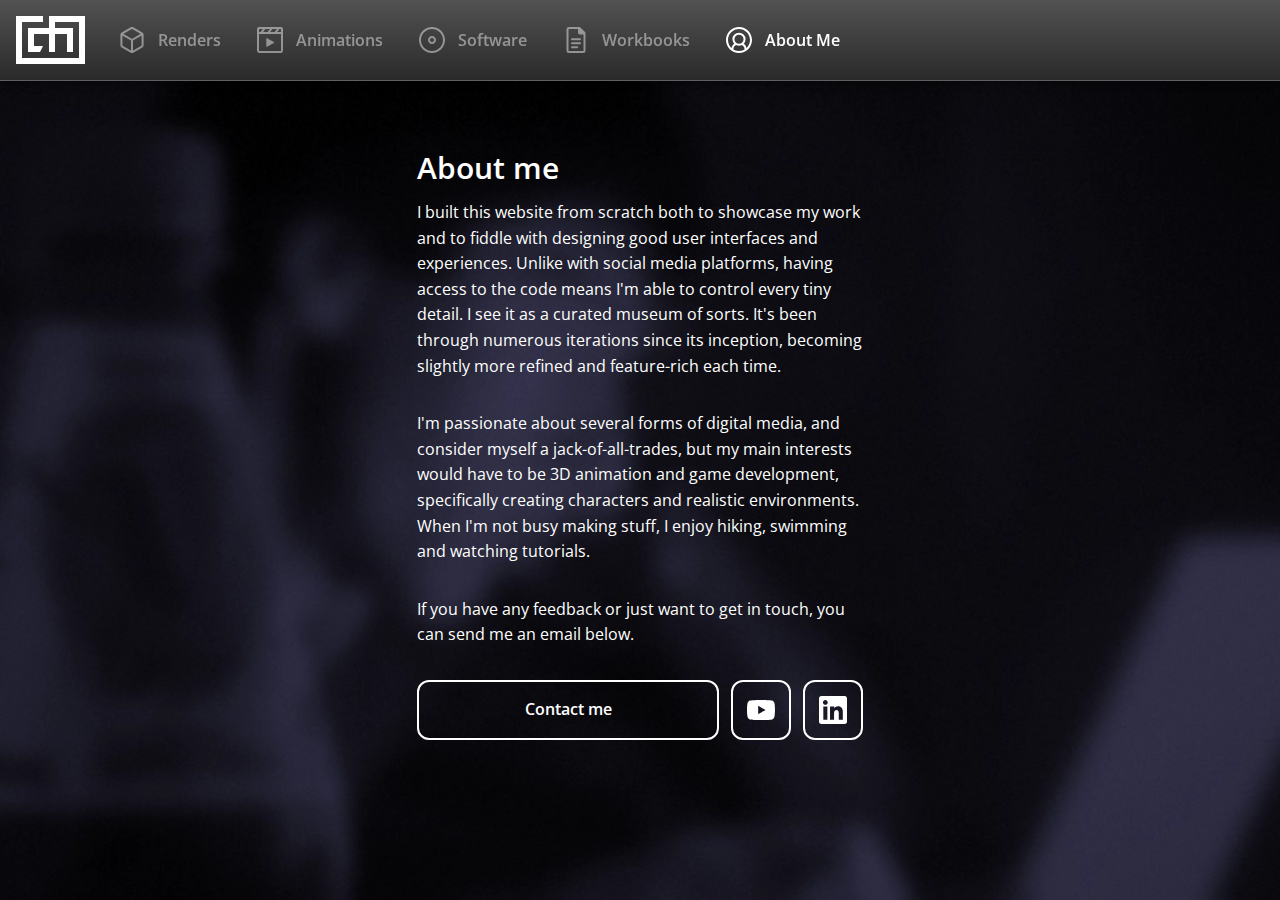
<file: about.html>
<!DOCTYPE html>
<html lang="en">
    <head>
        <title>CALVIN HOGG > About Me</title>
        <meta charset="utf-8">
        <meta name="viewport" content="width=device-width, initial-scale=1">
		<meta name="description" content="Portfolio website for Calvin Hogg, digital media bachelor graduate with a passion for 3D animation.">
        <link rel="stylesheet" href="styles/main.css">
        <link rel="stylesheet" href="styles/navbar.css">
        <link rel="stylesheet" href="styles/modal.css">
        <link rel="stylesheet" href="styles/display.css">
        <link rel="stylesheet" href="styles/display-navbar.css">
        <link rel="stylesheet" href="styles/display-modal.css">
		<link rel="icon" type="image/x-icon" href="assets/favicon.png">
    </head>
    <body style="background-color: #101018;">

		<nav id="navbar">
			<img id="logo" src="assets/logos/calvin.svg"/>
			<a class="navbar-page" href="renders.html">
				<img class="navbar-page-image" src="assets/icons/renders.svg"/>
				<p class="navbar-page-text">Renders</p>
			</a>
			<a class="navbar-page" href="animations.html">
				<img class="navbar-page-image" src="assets/icons/animations.svg"/>
				<p class="navbar-page-text">Animations</p>
			</a>
			<a class="navbar-page" href="software.html">
				<img class="navbar-page-image" src="assets/icons/software.svg"/>
				<p class="navbar-page-text">Software</p>
			</a>
			<a class="navbar-page" href="workbooks.html">
				<img class="navbar-page-image" src="assets/icons/workbooks.svg"/>
				<p class="navbar-page-text">Workbooks</p>
			</a>
			<a class="navbar-pageCurrent" href="about.html">
				<img class="navbar-page-image" src="assets/icons/about.svg"/>
				<p class="navbar-page-text">About Me</p>
			</a>
			<div id="menuButton" onclick="toggleMenu()">
				<img id="menuButton-image" src="assets/icons/menu.svg"/>
			</div>
			<div id="navbar-divider"></div>
        </nav>

		<div id="menu">
			<a class="menu-page" href="renders.html">
				<img class="menu-page-image" src="assets/icons/renders.svg"/>
				<p class="menu-page-text">Renders</p>
			</a>
			<div class="menu-divider"></div>
			<a class="menu-page" href="animations.html">
				<img class="menu-page-image" src="assets/icons/animations.svg"/>
				<p class="menu-page-text">Animations</p>
			</a>
			<div class="menu-divider"></div>
			<a class="menu-page" href="software.html">
				<img class="menu-page-image" src="assets/icons/software.svg"/>
				<p class="menu-page-text">Software</p>
			</a>
			<div class="menu-divider"></div>
			<a class="menu-page" href="workbooks.html">
				<img class="menu-page-image" src="assets/icons/workbooks.svg"/>
				<p class="menu-page-text">Workbooks</p>
			</a>
			<div class="menu-divider"></div>
			<a class="menu-pageCurrent" href="about.html">
				<img class="menu-page-image" src="assets/icons/about.svg"/>
				<p class="menu-page-text">About Me</p>
			</a>
		</div>

		<div id="content" onclick="hideMenu()" class="about-background" style="background-image: url('assets/images/about/background.webp')">

			<div class="about-overlay">
				<p style="font-size: 30px; font-family: var(--semibold); margin-bottom: 0.5rem;">About me</p>
				<p style="margin-bottom: 2rem;">I built this website from scratch both to showcase my work and to fiddle with designing good user interfaces and experiences. Unlike with social media platforms, having access to the code means I'm able to control every tiny detail. I see it as a curated museum of sorts. It's been through numerous iterations since its inception, becoming slightly more refined and feature-rich each time.</p>
				<p style="margin-bottom: 2rem;">I'm passionate about several forms of digital media, and consider myself a jack-of-all-trades, but my main interests would have to be 3D animation and game development, specifically creating characters and realistic environments. When I'm not busy making stuff, I enjoy hiking, swimming and watching tutorials.</p>
				<p style="margin-bottom: 2rem;">If you have any feedback or just want to get in touch, you can send me an email below.</p>
				<div class="about-grid">
					<div class="about-link" data-bs-toggle="modal" data-bs-target="#modal-Contact">
						<p class="about-link-text">Contact me</span>
					</div>
					<a class="about-link" href="https://www.youtube.com/@CalvinHogg" target="_blank">
						<img style="filter: invert(); margin: auto;" src="assets/logos/youtube.svg"/>
					</a>
					<a class="about-link" href="https://nz.linkedin.com/in/calvinhogg2000" target="_blank">
						<img style="filter: invert(); margin: auto;" src="assets/logos/linkedin.svg"/>
					</a>
				</div>
			</div>

		</div>

		<div class="modal standard-modal fade" id="modal-Contact" tabindex="-1">
            <div class="modal-dialog contact-dialog">
				<div class="contact">
					<p class="modal-title" style="margin-bottom: 1rem;">Contact me</p>
					<form method="post" action="contact.php" style="display: flex; flex-direction: column;">
						<p class="modal-label">Name</p>
						<input class="modal-field" type="text" id="Name" name="Name" required>
						<p class="modal-label">Email address</p>
						<input class="modal-field" type="email" id="Email" name="Email" required>
						<p class="modal-label">Message</p>
						<textarea class="modal-field" type="text" id="Message" name="Message" required></textarea>
						<button class="button" style="width: 150px;" type="submit" id="Submit">
							<div class="button-text">
								<p class="button-text1">Send message</p>
							</div>
						</button>
					</form>
                </div>
            </div>
        </div>

		<script src="scripts/jquery-3.7.1.min.js"></script>
		<script src="scripts/bootstrap.bundle.min.js"></script>
		<script src="scripts/main.js"></script>

    </body>
</html>
</file>
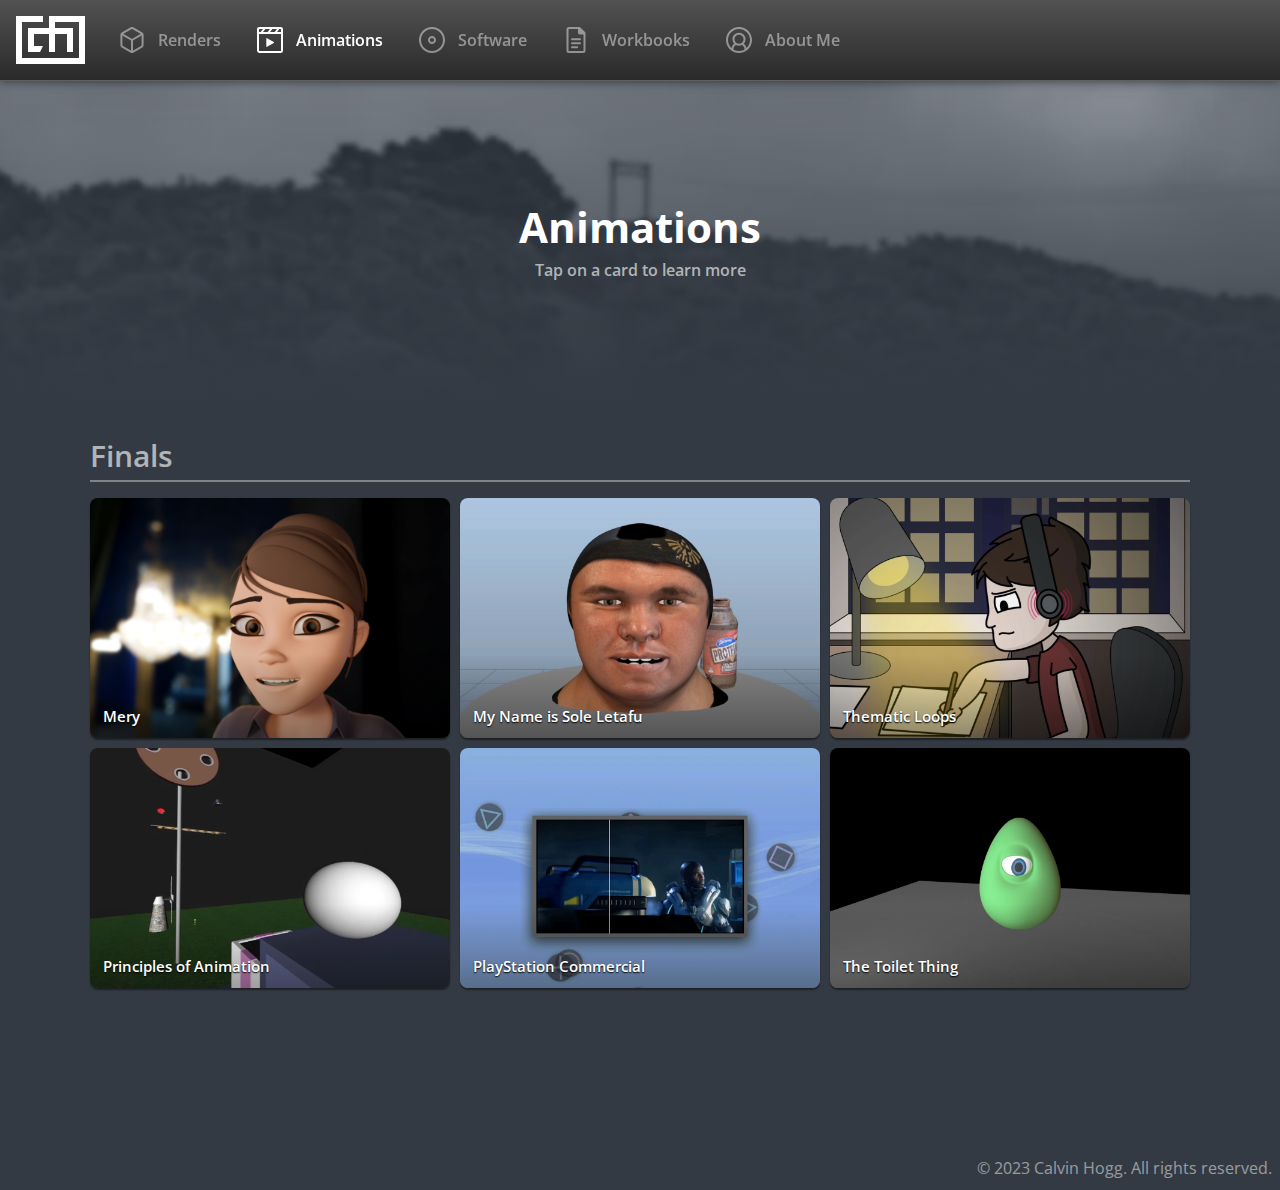
<file: animations.html>
<!DOCTYPE html>
<html lang="en">
    <head>
        <title>CALVIN HOGG > Animations</title>
        <meta charset="utf-8">
        <meta name="viewport" content="width=device-width, initial-scale=1">
		<meta name="description" content="Portfolio website for Calvin Hogg, digital media bachelor graduate with a passion for 3D animation.">
        <link rel="stylesheet" href="styles/main.css">
        <link rel="stylesheet" href="styles/navbar.css">
        <link rel="stylesheet" href="styles/modal.css">
        <link rel="stylesheet" href="styles/display.css">
        <link rel="stylesheet" href="styles/display-navbar.css">
        <link rel="stylesheet" href="styles/display-modal.css">
		<link rel="icon" type="image/x-icon" href="assets/favicon.png">
    </head>
    <body>

		<nav id="navbar">
			<img id="logo" src="assets/logos/calvin.svg"/>
			<a class="navbar-page" href="renders.html">
				<img class="navbar-page-image" src="assets/icons/renders.svg"/>
				<p class="navbar-page-text">Renders</p>
			</a>
			<a class="navbar-pageCurrent" href="animations.html">
				<img class="navbar-page-image" src="assets/icons/animations.svg"/>
				<p class="navbar-page-text">Animations</p>
			</a>
			<a class="navbar-page" href="software.html">
				<img class="navbar-page-image" src="assets/icons/software.svg"/>
				<p class="navbar-page-text">Software</p>
			</a>
			<a class="navbar-page" href="workbooks.html">
				<img class="navbar-page-image" src="assets/icons/workbooks.svg"/>
				<p class="navbar-page-text">Workbooks</p>
			</a>
			<a class="navbar-page" href="about.html">
				<img class="navbar-page-image" src="assets/icons/about.svg"/>
				<p class="navbar-page-text">About Me</p>
			</a>
			<div id="menuButton" onclick="toggleMenu()">
				<img id="menuButton-image" src="assets/icons/menu.svg"/>
			</div>
			<div id="navbar-divider"></div>
        </nav>

		<div id="menu">
			<a class="menu-page" href="renders.html">
				<img class="menu-page-image" src="assets/icons/renders.svg"/>
				<p class="menu-page-text">Renders</p>
			</a>
			<div class="menu-divider"></div>
			<a class="menu-pageCurrent" href="animations.html">
				<img class="menu-page-image" src="assets/icons/animations.svg"/>
				<p class="menu-page-text">Animations</p>
			</a>
			<div class="menu-divider"></div>
			<a class="menu-page" href="software.html">
				<img class="menu-page-image" src="assets/icons/software.svg"/>
				<p class="menu-page-text">Software</p>
			</a>
			<div class="menu-divider"></div>
			<a class="menu-page" href="workbooks.html">
				<img class="menu-page-image" src="assets/icons/workbooks.svg"/>
				<p class="menu-page-text">Workbooks</p>
			</a>
			<div class="menu-divider"></div>
			<a class="menu-page" href="about.html">
				<img class="menu-page-image" src="assets/icons/about.svg"/>
				<p class="menu-page-text">About Me</p>
			</a>
		</div>

		<div id="content" onclick="hideMenu()">

			<div class="banner" style="background-image: url('assets/images/banner.webp');">
	            <div class="banner-gradient">
					<div style="margin: auto;">
						<p class="banner-title">Animations</p>
						<p class="banner-subtitle">Tap on a card to learn more</p>
					</div>
	            </div>
	        </div>

			<section class="section-top section-bottom">
	            <div class="container">
					<p class="section-title">Finals</p>
					<div class="divider"></div>
					<div class="grid">

						<div class="card" data-bs-toggle="modal" data-bs-target="#modal-Mery" style="background-image: url('assets/images/animations/mery/mery.png');">
							<div class="card-glare"></div>
							<div class="card-gradient">
								<p class="card-text">Mery</p>
							</div>
						</div>

						<div class="card" data-bs-toggle="modal" data-bs-target="#modal-Sole" style="background-image: url('assets/images/animations/sole/sole-1.webp');">
							<div class="card-glare"></div>
							<div class="card-gradient">
								<p class="card-text">My Name is Sole Letafu</p>
							</div>
						</div>

						<div class="card" data-bs-toggle="modal" data-bs-target="#modal-Loops" style="background-image: url('assets/images/animations/loops/loops-1.webp');">
							<div class="card-glare"></div>
							<div class="card-gradient">
								<p class="card-text">Thematic Loops</p>
							</div>
						</div>

						<div class="card" data-bs-toggle="modal" data-bs-target="#modal-Principles" style="background-image: url('assets/images/animations/principles/principles-1.webp');">
							<div class="card-glare"></div>
							<div class="card-gradient">
								<p class="card-text">Principles of Animation</p>
							</div>
						</div>

						<div class="card" data-bs-toggle="modal" data-bs-target="#modal-PlayStation" style="background-image: url('assets/images/animations/playstation/playstation-1.webp');">
							<div class="card-glare"></div>
							<div class="card-gradient">
								<p class="card-text">PlayStation Commercial</p>
							</div>
						</div>

						<div class="card" data-bs-toggle="modal" data-bs-target="#modal-Toilet" style="background-image: url('assets/images/animations/toilet/toilet-1.webp');">
							<div class="card-glare"></div>
							<div class="card-gradient">
								<p class="card-text">The Toilet Thing</p>
							</div>
						</div>

	                </div>
	            </div>
	        </section>

	        <div class="footer">
	            <p class="footer-text">&copy; 2023 Calvin Hogg. All rights reserved.</p>
	        </div>

		</div>



		<div class="modal fade" id="modal-Mery" tabindex="-1">
            <div class="modal-dialog standard-dialog">
                <div class="modal-content">
					<div class="modal-section1">
						<p class="modal-title">Mery</p>
                        <p class="modal-subtitle">WORK IN PROGRESS</p>
						<div class="modal-images">
                        	<img class="modal-images-feature" src="assets/images/animations/mery/mery.png"/>
							<div class="modal-images-gallery">
								<img class="modal-images-gallery-thumbnail" src="assets/images/placeholder.svg"/>
								<img class="modal-images-gallery-thumbnail" src="assets/images/placeholder.svg"/>
								<img class="modal-images-gallery-thumbnail" src="assets/images/placeholder.svg"/>
								<img class="modal-images-gallery-thumbnail" src="assets/images/placeholder.svg"/>
								<img class="modal-images-gallery-thumbnail" src="assets/images/placeholder.svg"/>
							</div>
						</div>
                    </div>
					<div class="modal-section2">
                        <p class="modal-header">ABOUT THIS PIECE</p>
						<div class="modal-description">
                            <p>
								Working on a short animation based on real reference footage. Got to start somewhere.
								<br><br>
								Credit goes to www.meryproject.com for the character rig.
								<br><br>
							</p>
						</div>
                    </div>
                </div>
            </div>
        </div>

		<div class="modal fade" id="modal-Sole" tabindex="-1">
            <div class="modal-dialog standard-dialog">
                <div class="modal-content">
					<div class="modal-section1">
						<p class="modal-title">My Name is Sole Letafu</p>
                        <p class="modal-subtitle">April 2022</p>
						<div class="modal-images">
                        	<img class="modal-images-feature" src="assets/images/animations/sole/sole-1.webp"/>
							<div class="modal-images-gallery">
								<img class="modal-images-gallery-thumbnail" src="assets/images/animations/sole/sole-2.webp"/>
								<img class="modal-images-gallery-thumbnail" src="assets/images/animations/sole/sole-3.webp"/>
								<img class="modal-images-gallery-thumbnail" src="assets/images/animations/sole/sole-4.webp"/>
								<img class="modal-images-gallery-thumbnail" src="assets/images/placeholder.svg"/>
								<img class="modal-images-gallery-thumbnail" src="assets/images/placeholder.svg"/>
							</div>
						</div>
                    </div>
					<div class="modal-section2">
                        <p class="modal-header">ABOUT THIS PIECE</p>
						<div class="modal-description">
                            <p>
								While learning photogrammetry, I took several photos of Dylan but didn't tell him what I planned to do with them.
								<br><br>
								I brought the images into RealityCapture, then unwrapped the texture and applied it to the Dylan V1 model. After some basic facial rigging involving blendshapes, I synced this animation to a voice clip and showed the result to the class.
								<br><br>
								The resemblance was incredible, but I don't think this model was blushing enough.
								<br><br>
							</p>
							<a class="button" href="https://www.youtube.com/watch?v=NPkLtsiDiXM" target="_blank">
								<img class="button-icon" src="assets/logos/youtube.svg"/>
								<div class="button-text">
									<p class="button-text1">Watch on YouTube</p>
								</div>
							</a>
						</div>
                    </div>
                </div>
            </div>
        </div>

		<div class="modal fade" id="modal-Loops" tabindex="-1">
            <div class="modal-dialog standard-dialog">
                <div class="modal-content">
					<div class="modal-section1">
						<p class="modal-title">Thematic Loops</p>
                        <p class="modal-subtitle">November 2021</p>
						<div class="modal-images">
                        	<img class="modal-images-feature" src="assets/images/animations/loops/loops-1.webp"/>
							<div class="modal-images-gallery">
								<img class="modal-images-gallery-thumbnail" src="assets/images/animations/loops/loops-2.webp"/>
								<img class="modal-images-gallery-thumbnail" src="assets/images/animations/loops/loops-3.webp"/>
								<img class="modal-images-gallery-thumbnail" src="assets/images/animations/loops/loops-4.webp"/>
								<img class="modal-images-gallery-thumbnail" src="assets/images/animations/loops/loops-5.webp"/>
								<img class="modal-images-gallery-thumbnail" src="assets/images/animations/loops/loops-6.webp"/>
							</div>
						</div>
                    </div>
					<div class="modal-section2">
                        <p class="modal-header">ABOUT THIS PIECE</p>
						<div class="modal-description">
                            <p>
								This project involved creating a series of 9 looping animations that share a calm theme. The assets were created in Adobe Illustrator, then manipulated in Adobe After Effects.
								<br><br>
							</p>
							<a class="button" href="https://www.youtube.com/shorts/q_HFUp8duCU" target="_blank">
								<img class="button-icon" src="assets/logos/youtube.svg"/>
								<div class="button-text">
									<p class="button-text1">Watch on YouTube</p>
								</div>
							</a>
						</div>
                    </div>
                </div>
            </div>
        </div>

		<div class="modal fade" id="modal-Principles" tabindex="-1">
            <div class="modal-dialog standard-dialog">
                <div class="modal-content">
					<div class="modal-section1">
						<p class="modal-title">Principles of Animation</p>
                        <p class="modal-subtitle">September 2018</p>
						<div class="modal-images">
                        	<img class="modal-images-feature" src="assets/images/animations/principles/principles-1.webp"/>
							<div class="modal-images-gallery">
								<img class="modal-images-gallery-thumbnail" src="assets/images/placeholder.svg"/>
								<img class="modal-images-gallery-thumbnail" src="assets/images/placeholder.svg"/>
								<img class="modal-images-gallery-thumbnail" src="assets/images/placeholder.svg"/>
								<img class="modal-images-gallery-thumbnail" src="assets/images/placeholder.svg"/>
								<img class="modal-images-gallery-thumbnail" src="assets/images/placeholder.svg"/>
							</div>
						</div>
                    </div>
					<div class="modal-section2">
                        <p class="modal-header">ABOUT THIS PIECE</p>
						<div class="modal-description">
                            <p>
								This short animation attempts to recreate the 12 principles of animation in a 3D environment.
								<br><br>
							</p>
							<a class="button" href="https://www.youtube.com/watch?v=CG_tYtiKAMw" target="_blank">
								<img class="button-icon" src="assets/logos/youtube.svg"/>
								<div class="button-text">
									<p class="button-text1">Watch on YouTube</p>
								</div>
							</a>
						</div>
                    </div>
                </div>
            </div>
        </div>

		<div class="modal fade" id="modal-PlayStation" tabindex="-1">
            <div class="modal-dialog standard-dialog">
                <div class="modal-content">
					<div class="modal-section1">
						<p class="modal-title">PlayStation Commercial</p>
                        <p class="modal-subtitle">September 2017</p>
						<div class="modal-images">
                        	<img class="modal-images-feature" src="assets/images/animations/playstation/playstation-1.webp"/>
							<div class="modal-images-gallery">
								<img class="modal-images-gallery-thumbnail" src="assets/images/placeholder.svg"/>
								<img class="modal-images-gallery-thumbnail" src="assets/images/placeholder.svg"/>
								<img class="modal-images-gallery-thumbnail" src="assets/images/placeholder.svg"/>
								<img class="modal-images-gallery-thumbnail" src="assets/images/placeholder.svg"/>
								<img class="modal-images-gallery-thumbnail" src="assets/images/placeholder.svg"/>
							</div>
						</div>
                    </div>
					<div class="modal-section2">
                        <p class="modal-header">ABOUT THIS PIECE</p>
						<div class="modal-description">
                            <p>
								This unofficial commercial for the PlayStation 4 makes use of some of the principles of animation.
								<br><br>
							</p>
							<a class="button" href="https://www.youtube.com/watch?v=m24wUcCypDk" target="_blank">
								<img class="button-icon" src="assets/logos/youtube.svg"/>
								<div class="button-text">
									<p class="button-text1">Watch on YouTube</p>
								</div>
							</a>
						</div>
                    </div>
                </div>
            </div>
        </div>

		<div class="modal fade" id="modal-Toilet" tabindex="-1">
            <div class="modal-dialog standard-dialog">
                <div class="modal-content">
					<div class="modal-section1">
						<p class="modal-title">The Toilet Thing</p>
                        <p class="modal-subtitle">July 2017</p>
						<div class="modal-images">
                        	<img class="modal-images-feature" src="assets/images/animations/toilet/toilet-1.webp"/>
							<div class="modal-images-gallery">
								<img class="modal-images-gallery-thumbnail" src="assets/images/placeholder.svg"/>
								<img class="modal-images-gallery-thumbnail" src="assets/images/placeholder.svg"/>
								<img class="modal-images-gallery-thumbnail" src="assets/images/placeholder.svg"/>
								<img class="modal-images-gallery-thumbnail" src="assets/images/placeholder.svg"/>
								<img class="modal-images-gallery-thumbnail" src="assets/images/placeholder.svg"/>
							</div>
						</div>
                    </div>
					<div class="modal-section2">
                        <p class="modal-header">ABOUT THIS PIECE</p>
						<div class="modal-description">
                            <p>
								This animation required finding ways for the character to express itself with limited features.
								<br><br>
							</p>
							<a class="button" href="https://www.youtube.com/watch?v=s-auATt47Mo" target="_blank">
								<img class="button-icon" src="assets/logos/youtube.svg"/>
								<div class="button-text">
									<p class="button-text1">Watch on YouTube</p>
								</div>
							</a>
						</div>
                    </div>
                </div>
            </div>
        </div>

		<script src="scripts/jquery-3.7.1.min.js"></script>
		<script src="scripts/bootstrap.bundle.min.js"></script>
		<script src="scripts/main.js"></script>

    </body>
</html>
</file>
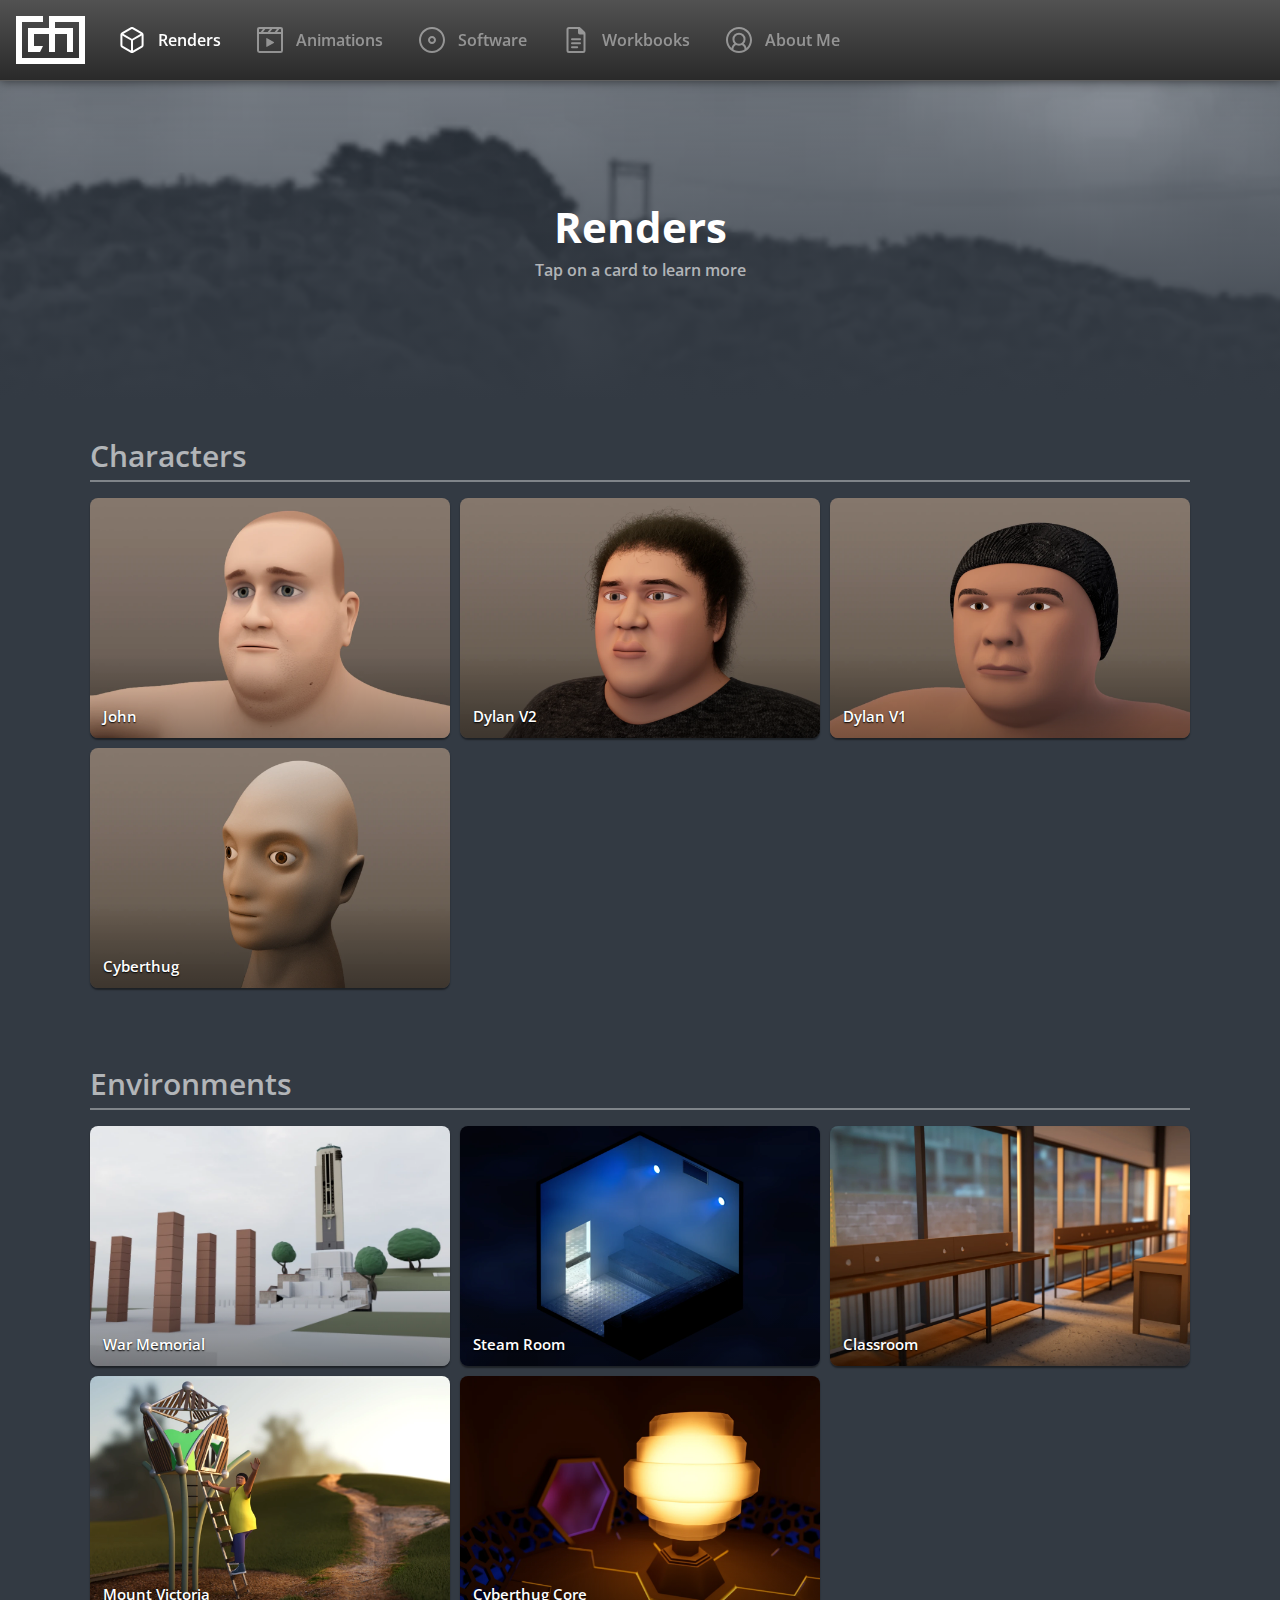
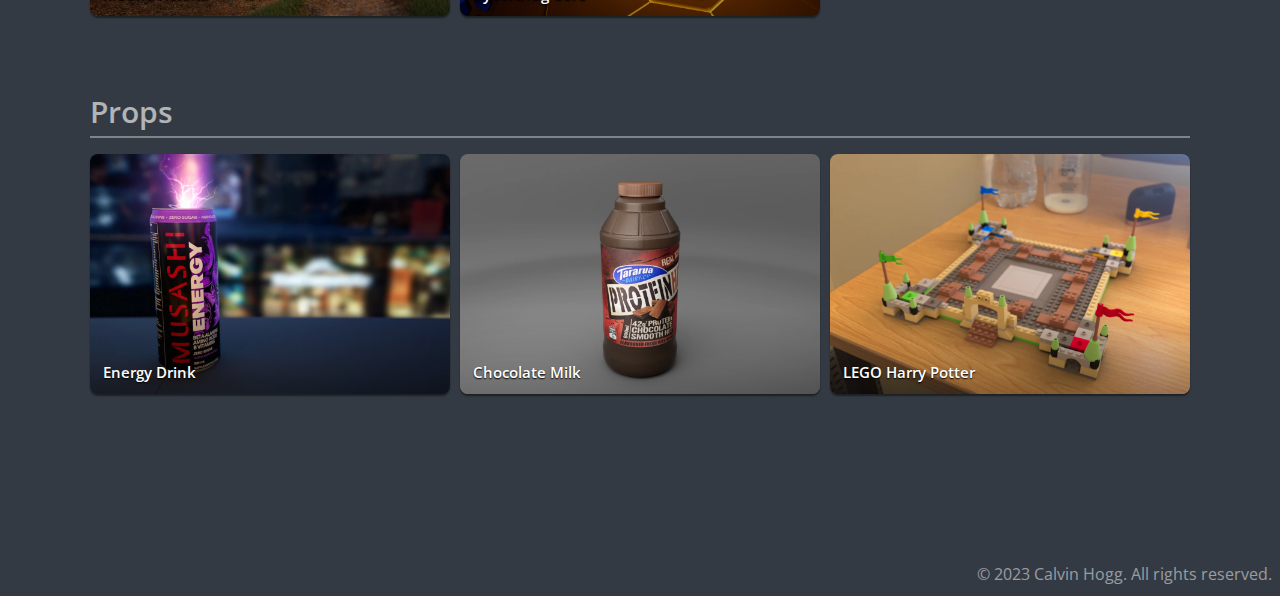
<file: renders.html>
<!DOCTYPE html>
<html lang="en">
    <head>
        <title>CALVIN HOGG > Renders</title>
        <meta charset="utf-8">
        <meta name="viewport" content="width=device-width, initial-scale=1">
		<meta name="description" content="Portfolio website for Calvin Hogg, digital media bachelor graduate with a passion for 3D animation.">
		<link rel="stylesheet" href="styles/main.css">
        <link rel="stylesheet" href="styles/navbar.css">
        <link rel="stylesheet" href="styles/modal.css">
        <link rel="stylesheet" href="styles/display.css">
        <link rel="stylesheet" href="styles/display-navbar.css">
        <link rel="stylesheet" href="styles/display-modal.css">
		<link rel="icon" type="image/x-icon" href="assets/favicon.png">
    </head>
    <body>

		<nav id="navbar">
			<img id="logo" src="assets/logos/calvin.svg"/>
			<a class="navbar-pageCurrent" href="renders.html">
				<img class="navbar-page-image" src="assets/icons/renders.svg"/>
				<p class="navbar-page-text">Renders</p>
			</a>
			<a class="navbar-page" href="animations.html">
				<img class="navbar-page-image" src="assets/icons/animations.svg"/>
				<p class="navbar-page-text">Animations</p>
			</a>
			<a class="navbar-page" href="software.html">
				<img class="navbar-page-image" src="assets/icons/software.svg"/>
				<p class="navbar-page-text">Software</p>
			</a>
			<a class="navbar-page" href="workbooks.html">
				<img class="navbar-page-image" src="assets/icons/workbooks.svg"/>
				<p class="navbar-page-text">Workbooks</p>
			</a>
			<a class="navbar-page" href="about.html">
				<img class="navbar-page-image" src="assets/icons/about.svg"/>
				<p class="navbar-page-text">About Me</p>
			</a>
			<div id="menuButton" onclick="toggleMenu()">
				<img id="menuButton-image" src="assets/icons/menu.svg"/>
			</div>
			<div id="navbar-divider"></div>
        </nav>

		<div id="menu">
			<a class="menu-pageCurrent" href="renders.html">
				<img class="menu-page-image" src="assets/icons/renders.svg"/>
				<p class="menu-page-text">Renders</p>
			</a>
			<div class="menu-divider"></div>
			<a class="menu-page" href="animations.html">
				<img class="menu-page-image" src="assets/icons/animations.svg"/>
				<p class="menu-page-text">Animations</p>
			</a>
			<div class="menu-divider"></div>
			<a class="menu-page" href="software.html">
				<img class="menu-page-image" src="assets/icons/software.svg"/>
				<p class="menu-page-text">Software</p>
			</a>
			<div class="menu-divider"></div>
			<a class="menu-page" href="workbooks.html">
				<img class="menu-page-image" src="assets/icons/workbooks.svg"/>
				<p class="menu-page-text">Workbooks</p>
			</a>
			<div class="menu-divider"></div>
			<a class="menu-page" href="about.html">
				<img class="menu-page-image" src="assets/icons/about.svg"/>
				<p class="menu-page-text">About Me</p>
			</a>
		</div>

		<div id="content" onclick="hideMenu()">

			<div class="banner" style="background-image: url('assets/images/banner.webp');">
	            <div class="banner-gradient">
					<div style="margin: auto;">
						<p class="banner-title">Renders</p>
						<p class="banner-subtitle">Tap on a card to learn more</p>
					</div>
	            </div>
	        </div>

			<section class="section-top">
	            <div class="container">
	                <p class="section-title">Characters</p>
					<div class="divider"></div>
					<div class="grid">

						<div class="card" data-bs-toggle="modal" data-bs-target="#modal-John" style="background-image: url('assets/images/renders/john/john-1.webp');">
							<div class="card-glare"></div>
							<div class="card-gradient">
								<p class="card-text">John</p>
							</div>
						</div>

						<div class="card" data-bs-toggle="modal" data-bs-target="#modal-DylanV2" style="background-image: url('assets/images/renders/dylan2/dylan2-1.webp')";>
							<div class="card-glare"></div>
							<div class="card-gradient">
								<p class="card-text">Dylan V2</p>
							</div>
						</div>

						<div class="card" data-bs-toggle="modal" data-bs-target="#modal-DylanV1" style="background-image: url('assets/images/renders/dylan1/dylan1-1.webp');">
							<div class="card-glare"></div>
							<div class="card-gradient">
								<p class="card-text">Dylan V1</p>
							</div>
						</div>

						<div class="card" data-bs-toggle="modal" data-bs-target="#modal-Cyberthug" style="background-image: url('assets/images/renders/cyberthug/cyberthug-1.webp');">
							<div class="card-glare"></div>
							<div class="card-gradient">
								<p class="card-text">Cyberthug</p>
							</div>
						</div>

	                </div>
	            </div>
	        </section>

			<section>
	            <div class="container">
	                <p class="section-title">Environments</p>
					<div class="divider"></div>
					<div class="grid">

						<div class="card" data-bs-toggle="modal" data-bs-target="#modal-Memorial" style="background-image: url('assets/images/renders/memorial/memorial-1.webp');">
							<div class="card-glare"></div>
							<div class="card-gradient">
								<p class="card-text">War Memorial</p>
							</div>
						</div>

						<div class="card" data-bs-toggle="modal" data-bs-target="#modal-Steam" style="background-image: url('assets/images/renders/steam/steam-1.webp');">
							<div class="card-glare"></div>
							<div class="card-gradient">
								<p class="card-text">Steam Room</p>
							</div>
						</div>

						<div class="card" data-bs-toggle="modal" data-bs-target="#modal-Classroom" style="background-image: url('assets/images/renders/classroom/classroom-1.webp');">
							<div class="card-glare"></div>
							<div class="card-gradient">
								<p class="card-text">Classroom</p>
							</div>
						</div>

						<div class="card" data-bs-toggle="modal" data-bs-target="#modal-Victoria" style="background-image: url('assets/images/renders/victoria/victoria-1.webp');">
							<div class="card-glare"></div>
							<div class="card-gradient">
								<p class="card-text">Mount Victoria</p>
							</div>
						</div>

						<div class="card" data-bs-toggle="modal" data-bs-target="#modal-Core" style="background-image: url('assets/images/renders/core/core-1.webp');">
							<div class="card-glare"></div>
							<div class="card-gradient">
								<p class="card-text">Cyberthug Core</p>
							</div>
						</div>

	                </div>
	            </div>
	        </section>

			<section class="section-bottom">
	            <div class="container">
	                <p class="section-title">Props</p>
					<div class="divider"></div>
					<div class="grid">

						<div class="card" data-bs-toggle="modal" data-bs-target="#modal-Energy" style="background-image: url('assets/images/renders/energy/energy-1.webp');">
							<div class="card-glare"></div>
							<div class="card-gradient">
								<p class="card-text">Energy Drink</p>
							</div>
						</div>

						<div class="card" data-bs-toggle="modal" data-bs-target="#modal-Milk" style="background-image: url('assets/images/renders/milk/milk-1.webp');">
							<div class="card-glare"></div>
							<div class="card-gradient">
								<p class="card-text">Chocolate Milk</p>
							</div>
						</div>

						<div class="card" data-bs-toggle="modal" data-bs-target="#modal-Harry" style="background-image: url('assets/images/renders/harry/harry-1.webp');">
							<div class="card-glare"></div>
							<div class="card-gradient">
								<p class="card-text">LEGO Harry Potter</p>
							</div>
						</div>

	                </div>
	            </div>
	        </section>

	        <div class="footer">
	            <p class="footer-text">&copy; 2023 Calvin Hogg. All rights reserved.</p>
	        </div>

		</div>




		<div class="modal fade" id="modal-John" tabindex="-1">
            <div class="modal-dialog standard-dialog">
                <div class="modal-content">
					<div class="modal-section1">
						<p class="modal-title">John</p>
                        <p class="modal-subtitle">WORK IN PROGRESS</p>
						<div class="modal-images">
                        	<img class="modal-images-feature" src="assets/images/renders/john/john-1.webp"/>
							<div class="modal-images-gallery">
								<img class="modal-images-gallery-thumbnail" src="assets/images/renders/john/john-2.webp"/>
								<img class="modal-images-gallery-thumbnail" src="assets/images/renders/john/john-3.webp"/>
								<img class="modal-images-gallery-thumbnail" src="assets/images/renders/john/john-4.webp"/>
								<img class="modal-images-gallery-thumbnail" src="assets/images/renders/john/john-5.webp"/>
								<img class="modal-images-gallery-thumbnail" src="assets/images/placeholder.svg"/>
							</div>
						</div>
                    </div>
					<div class="modal-section2">
                        <p class="modal-header">ABOUT THIS PIECE</p>
						<div class="modal-description">
                            <p>
								Over the Christmas break, without various school assignments taking up my time, I put more effort into character modelling. I tried to maintain a more consistent level of detail across facial features this time around. The model went through a few different iterations, with me making a list of areas that looked a bit off each time.
								<br><br>
								I used Substance Painter for most of the texturing instead of Photoshop, which allowed me to get a realtime preview of how the model would look. The ears are much better, with the edge flow correctly following the structure, whereas with Dylan V2 they were very primitive and oddly-shaped.
								<br><br>
							</p>
						</div>
                    </div>
                </div>
            </div>
        </div>

		<div class="modal fade" id="modal-DylanV2" tabindex="-1">
            <div class="modal-dialog standard-dialog">
                <div class="modal-content">
					<div class="modal-section1">
						<p class="modal-title">Dylan V2</p>
                        <p class="modal-subtitle">October 2022</p>
						<div class="modal-images">
                        	<img class="modal-images-feature" src="assets/images/renders/dylan2/dylan2-1.webp"/>
							<div class="modal-images-gallery">
								<img class="modal-images-gallery-thumbnail" src="assets/images/renders/dylan2/dylan2-2.webp"/>
								<img class="modal-images-gallery-thumbnail" src="assets/images/renders/dylan2/dylan2-3.webp"/>
								<img class="modal-images-gallery-thumbnail" src="assets/images/renders/dylan2/dylan2-4.webp"/>
								<img class="modal-images-gallery-thumbnail" src="assets/images/renders/dylan2/dylan2-5.webp"/>
								<img class="modal-images-gallery-thumbnail" src="assets/images/renders/dylan2/dylan2-6.webp"/>
							</div>
						</div>
                    </div>
					<div class="modal-section2">
                        <p class="modal-header">ABOUT THIS PIECE</p>
						<div class="modal-description">
                            <p>
								For the second semester's major project, I focused on improving my skills in character modelling. I brought front and side reference images of Dylan into Blender, then sculpted out a sphere to match his head and shoulders.
								<br><br>
								You can see the improvement in the facial features, with noticeably more detail in the eyes and nose. I still had trouble getting the lips looking right though. I learnt that textures can be deceiving, and that I had to reduce the contrast of the eyes considerably in Photoshop to get a satisfying result.
								<br><br>
								I experimented with XGen plugged into a PxrMarschnerHair shader to create Dylan's hair, and Maya's nHair system for the physics.
								<br><br>
							</p>
						</div>
                    </div>
                </div>
            </div>
        </div>

		<div class="modal fade" id="modal-DylanV1" tabindex="-1">
            <div class="modal-dialog standard-dialog">
                <div class="modal-content">
					<div class="modal-section1">
						<p class="modal-title">Dylan V1</p>
                        <p class="modal-subtitle">June 2022</p>
						<div class="modal-images">
                        	<img class="modal-images-feature" src="assets/images/renders/dylan1/dylan1-1.webp"/>
							<div class="modal-images-gallery">
								<img class="modal-images-gallery-thumbnail" src="assets/images/renders/dylan1/dylan1-2.webp"/>
								<img class="modal-images-gallery-thumbnail" src="assets/images/renders/dylan1/dylan1-3.webp"/>
								<img class="modal-images-gallery-thumbnail" src="assets/images/renders/dylan1/dylan1-4.webp"/>
								<img class="modal-images-gallery-thumbnail" src="assets/images/placeholder.svg"/>
								<img class="modal-images-gallery-thumbnail" src="assets/images/placeholder.svg"/>
							</div>
						</div>
                    </div>
					<div class="modal-section2">
                        <p class="modal-header">ABOUT THIS PIECE</p>
						<div class="modal-description">
                            <p>
								This was an attempt at recreating a classmate in 3D, which featured in the Mount Victoria render. I used photogrammetry of his head to create a base mesh, which was then covered in clean geometry.
								<br><br>
							</p>
						</div>
                    </div>
                </div>
            </div>
        </div>

		<div class="modal fade" id="modal-Cyberthug" tabindex="-1">
            <div class="modal-dialog standard-dialog">
                <div class="modal-content">
					<div class="modal-section1">
						<p class="modal-title">Cyberthug</p>
                        <p class="modal-subtitle">January 2022</p>
						<div class="modal-images">
                        	<img class="modal-images-feature" src="assets/images/renders/cyberthug/cyberthug-1.webp"/>
							<div class="modal-images-gallery">
								<img class="modal-images-gallery-thumbnail" src="assets/images/renders/cyberthug/cyberthug-2.webp"/>
								<img class="modal-images-gallery-thumbnail" src="assets/images/renders/cyberthug/cyberthug-3.webp"/>
								<img class="modal-images-gallery-thumbnail" src="assets/images/renders/cyberthug/cyberthug-4.webp"/>
								<img class="modal-images-gallery-thumbnail" src="assets/images/renders/cyberthug/cyberthug-5.webp"/>
								<img class="modal-images-gallery-thumbnail" src="assets/images/placeholder.svg"/>
							</div>
						</div>
                    </div>
					<div class="modal-section2">
                        <p class="modal-header">ABOUT THIS PIECE</p>
						<div class="modal-description">
                            <p>
								This was the first character I modelled, based off the Cyberthug from 2021. Although it's unfinished, I tried to find a balance between making it visually identical to the model and increasing the level of detail. I only got as far as making a "vanilla" model, without all the cyborg modifications.
								<br><br>
							</p>
						</div>
                    </div>
                </div>
            </div>
        </div>

		<div class="modal fade" id="modal-Memorial" tabindex="-1">
            <div class="modal-dialog standard-dialog">
                <div class="modal-content">
					<div class="modal-section1">
						<p class="modal-title">War Memorial</p>
                        <p class="modal-subtitle">WORK IN PROGRESS</p>
						<div class="modal-images">
                        	<img class="modal-images-feature" src="assets/images/renders/memorial/memorial-1.webp"/>
							<div class="modal-images-gallery">
								<img class="modal-images-gallery-thumbnail" src="assets/images/renders/memorial/memorial-2.webp"/>
								<img class="modal-images-gallery-thumbnail" src="assets/images/placeholder.svg"/>
								<img class="modal-images-gallery-thumbnail" src="assets/images/placeholder.svg"/>
								<img class="modal-images-gallery-thumbnail" src="assets/images/placeholder.svg"/>
								<img class="modal-images-gallery-thumbnail" src="assets/images/placeholder.svg"/>
							</div>
						</div>
                    </div>
					<div class="modal-section2">
                        <p class="modal-header">ABOUT THIS PIECE</p>
						<div class="modal-description">
                            <p>
								The war memorial located in the Wellington CBD seemed like an interesting place to recreate. I tried to worry less about getting the measurements exactly right, and focus more on the bigger picture. The horse statue in the foreground was created with photogrammetry, while everything else was modelled by hand.
								<br><br>
							</p>
						</div>
                    </div>
                </div>
            </div>
        </div>

		<div class="modal fade" id="modal-Steam" tabindex="-1">
            <div class="modal-dialog standard-dialog">
                <div class="modal-content">
					<div class="modal-section1">
						<p class="modal-title">Steam Room</p>
                        <p class="modal-subtitle">October 2022</p>
						<div class="modal-images">
                        	<img class="modal-images-feature" src="assets/images/renders/steam/steam-1.webp"/>
							<div class="modal-images-gallery">
								<img class="modal-images-gallery-thumbnail" src="assets/images/renders/steam/steam-2.webp"/>
								<img class="modal-images-gallery-thumbnail" src="assets/images/placeholder.svg"/>
								<img class="modal-images-gallery-thumbnail" src="assets/images/placeholder.svg"/>
								<img class="modal-images-gallery-thumbnail" src="assets/images/placeholder.svg"/>
								<img class="modal-images-gallery-thumbnail" src="assets/images/placeholder.svg"/>
							</div>
						</div>
                    </div>
					<div class="modal-section2">
                        <p class="modal-header">ABOUT THIS PIECE</p>
						<div class="modal-description">
                            <p>
								This was part of a class project involving hexagonal rooms fitted together. This one was a bit rushed, but it makes use of volumetrics to simulate steam, and roughness maps for the foggy glass and wet floor. Given the small area, I focused on making it photorealistic.
								<br><br>
								The environment is based off a real location, and was created entirely from memory.
								<br><br>
							</p>
							<a class="button" href="files/steamroom.zip">
								<img class="button-icon" src="assets/logos/maya.svg"/>
								<div class="button-text">
									<p class="button-text1">Download project files</p>
									<p class="button-text2">5 MB</p>
								</div>
							</a>
						</div>
                    </div>
                </div>
            </div>
        </div>

		<div class="modal fade" id="modal-Classroom" tabindex="-1">
            <div class="modal-dialog standard-dialog">
                <div class="modal-content">
					<div class="modal-section1">
						<p class="modal-title">Classroom</p>
                        <p class="modal-subtitle">August 2022</p>
						<div class="modal-images">
                        	<img class="modal-images-feature" src="assets/images/renders/classroom/classroom-1.webp"/>
							<div class="modal-images-gallery">
								<img class="modal-images-gallery-thumbnail" src="assets/images/renders/classroom/classroom-2.webp"/>
								<img class="modal-images-gallery-thumbnail" src="assets/images/renders/classroom/classroom-3.webp"/>
								<img class="modal-images-gallery-thumbnail" src="assets/images/renders/classroom/classroom-4.webp"/>
								<img class="modal-images-gallery-thumbnail" src="assets/images/renders/classroom/classroom-5.webp"/>
								<img class="modal-images-gallery-thumbnail" src="assets/images/renders/classroom/classroom-6.webp"/>
							</div>
						</div>
                    </div>
					<div class="modal-section2">
                        <p class="modal-header">ABOUT THIS PIECE</p>
						<div class="modal-description">
                            <p>
								After seeing how well Mount Victoria turned out, I decided to recreate a more convenient location. I took a different approach this time, taking note of the dimensions of the scene with a tape measure. The scene extends outside, revealing a carpark and alley.
								<br><br>
								It was interesting (and rather disorienting) to see the project develop as most of the modelling was done in that same room. I had planned to use it for a short film or virtual reality experience.
								<br><br>
							</p>
						</div>
                    </div>
                </div>
            </div>
        </div>

		<div class="modal fade" id="modal-Victoria" tabindex="-1">
            <div class="modal-dialog standard-dialog">
                <div class="modal-content">
					<div class="modal-section1">
						<p class="modal-title">Mount Victoria</p>
                        <p class="modal-subtitle">June 2022</p>
						<div class="modal-images">
                        	<img class="modal-images-feature" src="assets/images/renders/victoria/victoria-1.webp"/>
							<div class="modal-images-gallery">
								<img class="modal-images-gallery-thumbnail" src="assets/images/renders/victoria/victoria-2.webp"/>
								<img class="modal-images-gallery-thumbnail" src="assets/images/renders/victoria/victoria-3.webp"/>
								<img class="modal-images-gallery-thumbnail" src="assets/images/renders/victoria/victoria-4.webp"/>
								<img class="modal-images-gallery-thumbnail" src="assets/images/renders/victoria/victoria-5.webp"/>
								<img class="modal-images-gallery-thumbnail" src="assets/images/placeholder.svg"/>
							</div>
						</div>
                    </div>
					<div class="modal-section2">
                        <p class="modal-header">ABOUT THIS PIECE</p>
						<div class="modal-description">
                            <p>
								This remake of a real location was made using large-scale photogrammetry and involved taking over 1,000 photos. Using the generated model for reference, I then manually recreated everything with clean geometry.
								<br><br>
							</p>
						</div>
                    </div>
                </div>
            </div>
        </div>

		<div class="modal fade" id="modal-Core" tabindex="-1">
            <div class="modal-dialog standard-dialog">
                <div class="modal-content">
					<div class="modal-section1">
						<p class="modal-title">Cyberthug Core</p>
                        <p class="modal-subtitle">November 2021</p>
						<div class="modal-images">
                        	<img class="modal-images-feature" src="assets/images/renders/core/core-1.webp"/>
							<div class="modal-images-gallery">
								<img class="modal-images-gallery-thumbnail" src="assets/images/renders/core/core-2.webp"/>
								<img class="modal-images-gallery-thumbnail" src="assets/images/renders/core/core-3.webp"/>
								<img class="modal-images-gallery-thumbnail" src="assets/images/renders/core/core-4.webp"/>
								<img class="modal-images-gallery-thumbnail" src="assets/images/placeholder.svg"/>
								<img class="modal-images-gallery-thumbnail" src="assets/images/placeholder.svg"/>
							</div>
						</div>
                    </div>
					<div class="modal-section2">
                        <p class="modal-header">ABOUT THIS PIECE</p>
						<div class="modal-description">
                            <p>
								While constructing the physical model of the Cyberthug Core, I used Adobe Illustrator to create the shapes required for lasercutting. This made it easy to create 3D models from these shapes. The point of this render is to show how I imagine the Core to look, as physical lighting methods were limited.
								<br><br>
							</p>
						</div>
                    </div>
                </div>
            </div>
        </div>

		<div class="modal fade" id="modal-Energy" tabindex="-1">
            <div class="modal-dialog standard-dialog">
                <div class="modal-content">
					<div class="modal-section1">
						<p class="modal-title">Energy Drink</p>
                        <p class="modal-subtitle">August 2023</p>
						<div class="modal-images">
                        	<img class="modal-images-feature" src="assets/images/renders/energy/energy-1.webp"/>
							<div class="modal-images-gallery">
								<img class="modal-images-gallery-thumbnail" src="assets/images/renders/energy/energy-2.webp"/>
								<img class="modal-images-gallery-thumbnail" src="assets/images/renders/energy/energy-3.webp"/>
								<img class="modal-images-gallery-thumbnail" src="assets/images/placeholder.svg"/>
								<img class="modal-images-gallery-thumbnail" src="assets/images/placeholder.svg"/>
								<img class="modal-images-gallery-thumbnail" src="assets/images/placeholder.svg"/>
							</div>
						</div>
                    </div>
					<div class="modal-section2">
                        <p class="modal-header">ABOUT THIS PIECE</p>
						<div class="modal-description">
                            <p>
								What a way to start the morning. As with the chocolate milk, I thought about redrawing the label, but decided that it would take a substantial amount of time for little payoff given the 2 hours allocated for this project.
								<br><br>
								A PxrVolume and disk light were used for the purple glow, while the particles and lightning were added in post-production. I made use of vignetting and lens distortion for added realism.
								<br><br>
							</p>
							<a class="button" href="files/energydrink.zip">
								<img class="button-icon" src="assets/logos/maya.svg"/>
								<div class="button-text">
									<p class="button-text1">Download project files</p>
									<p class="button-text2">10 MB</p>
								</div>
							</a>
						</div>
                    </div>
                </div>
            </div>
        </div>

		<div class="modal fade" id="modal-Milk" tabindex="-1">
            <div class="modal-dialog standard-dialog">
                <div class="modal-content">
					<div class="modal-section1">
						<p class="modal-title">Chocolate Milk</p>
                        <p class="modal-subtitle">August 2023</p>
						<div class="modal-images">
                        	<img class="modal-images-feature" src="assets/images/renders/milk/milk-1.webp"/>
							<div class="modal-images-gallery">
								<img class="modal-images-gallery-thumbnail" src="assets/images/renders/milk/milk-2.webp"/>
								<img class="modal-images-gallery-thumbnail" src="assets/images/renders/milk/milk-3.webp"/>
								<img class="modal-images-gallery-thumbnail" src="assets/images/renders/milk/milk-4.webp"/>
								<img class="modal-images-gallery-thumbnail" src="assets/images/placeholder.svg"/>
								<img class="modal-images-gallery-thumbnail" src="assets/images/placeholder.svg"/>
							</div>
						</div>
                    </div>
					<div class="modal-section2">
                        <p class="modal-header">ABOUT THIS PIECE</p>
						<div class="modal-description">
                            <p>
								This simple prop was made in just 2 hours. It was an experiment in fine-tuning specular and subsurface settings to match how it would look in the real world. If you look closely you can see the bottom of the lid is darker than the top, as it is covering the bottle and allowing less light to pass through.
								<br><br>
							</p>
							<a class="button" href="files/chocolatemilk.zip">
								<img class="button-icon" src="assets/logos/maya.svg"/>
								<div class="button-text">
									<p class="button-text1">Download project files</p>
									<p class="button-text2">4 MB</p>
								</div>
							</a>
						</div>
                    </div>
                </div>
            </div>
        </div>

		<div class="modal fade" id="modal-Harry" tabindex="-1">
            <div class="modal-dialog standard-dialog">
                <div class="modal-content">
					<div class="modal-section1">
						<p class="modal-title">LEGO Harry Potter</p>
                        <p class="modal-subtitle">October 2022</p>
						<div class="modal-images">
                        	<img class="modal-images-feature" src="assets/images/renders/harry/harry-1.webp"/>
							<div class="modal-images-gallery">
								<img class="modal-images-gallery-thumbnail" src="assets/images/renders/harry/harry-2.webp"/>
								<img class="modal-images-gallery-thumbnail" src="assets/images/renders/harry/harry-3.webp"/>
								<img class="modal-images-gallery-thumbnail" src="assets/images/placeholder.svg"/>
								<img class="modal-images-gallery-thumbnail" src="assets/images/placeholder.svg"/>
								<img class="modal-images-gallery-thumbnail" src="assets/images/placeholder.svg"/>
							</div>
						</div>
                    </div>
					<div class="modal-section2">
                        <p class="modal-header">ABOUT THIS PIECE</p>
						<div class="modal-description">
                            <p>
								This project involved recreating specific LEGO pieces from a chosen set, then fitting them together as you would in real life. I experimented with compositing it over a photo I took, taking into consideration light sources, viewing angles and depth-of-field.
								<br><br>
							</p>
							<a class="button" href="files/harrypotter.zip">
								<img class="button-icon" src="assets/logos/maya.svg"/>
								<div class="button-text">
									<p class="button-text1">Download project files</p>
									<p class="button-text2">7 MB</p>
								</div>
							</a>
						</div>
                    </div>
                </div>
            </div>
        </div>

		<script src="scripts/jquery-3.7.1.min.js"></script>
		<script src="scripts/bootstrap.bundle.min.js"></script>
		<script src="scripts/main.js"></script>

    </body>
</html>
</file>
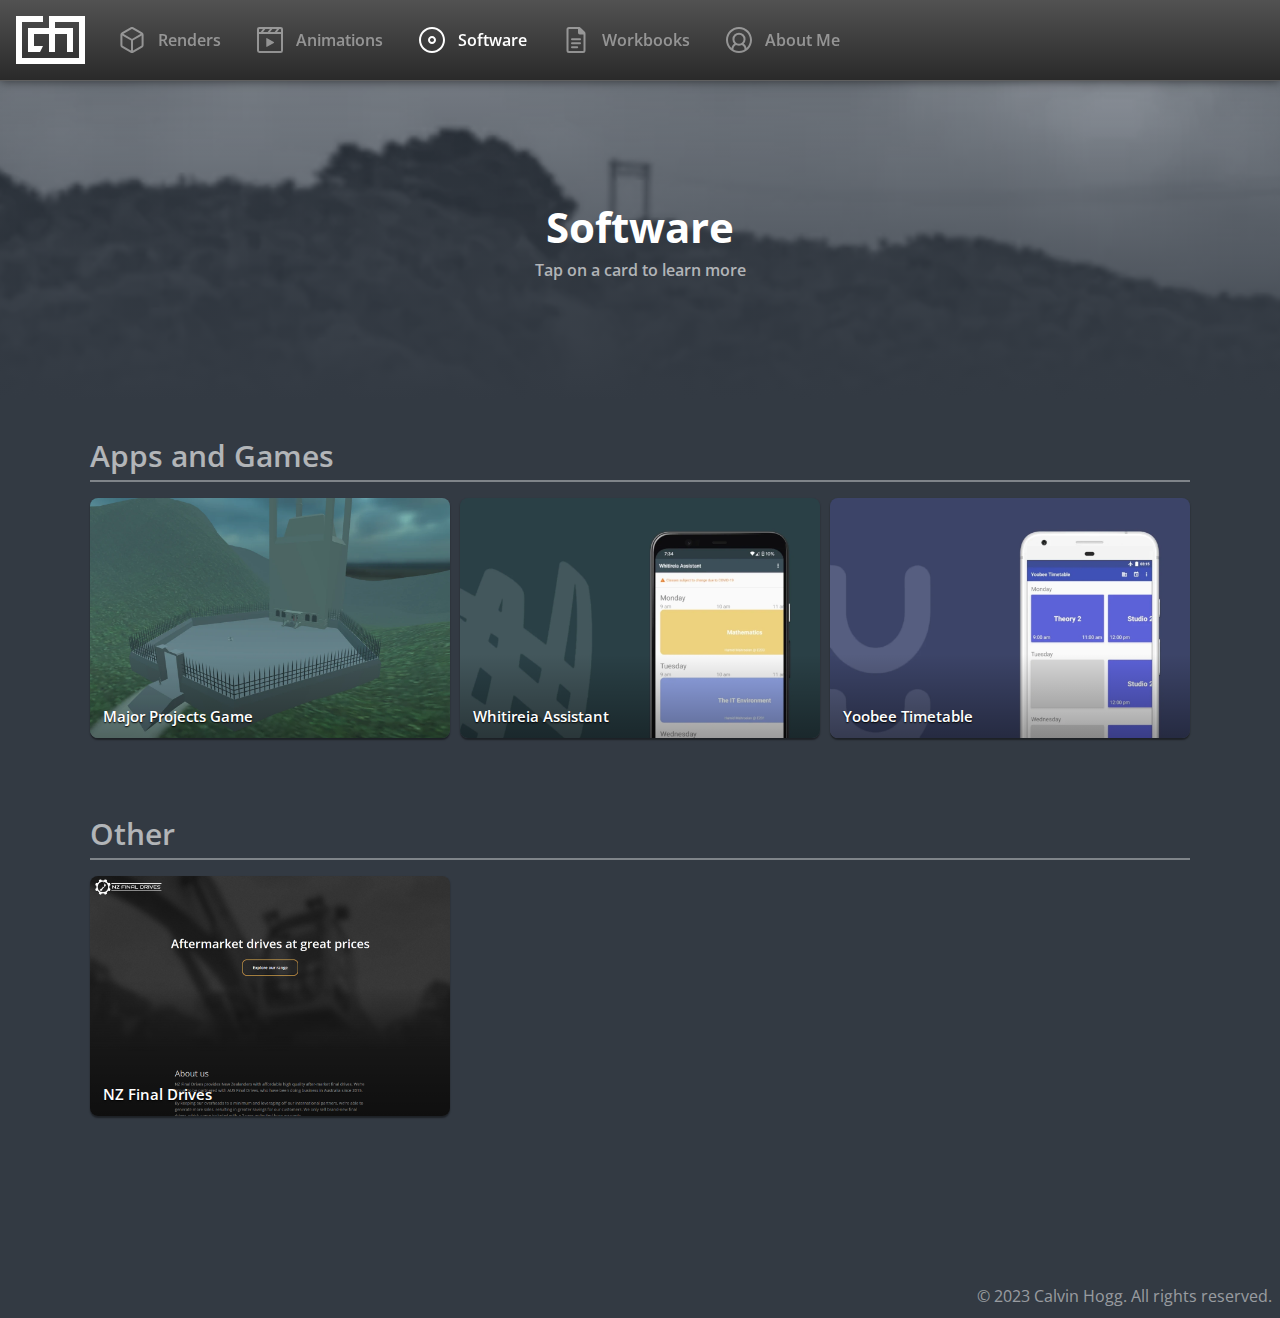
<file: software.html>
<!DOCTYPE html>
<html lang="en">
    <head>
        <title>CALVIN HOGG > Software</title>
        <meta charset="utf-8">
        <meta name="viewport" content="width=device-width, initial-scale=1">
		<meta name="description" content="Portfolio website for Calvin Hogg, digital media bachelor graduate with a passion for 3D animation.">
        <link rel="stylesheet" href="styles/main.css">
        <link rel="stylesheet" href="styles/navbar.css">
        <link rel="stylesheet" href="styles/modal.css">
        <link rel="stylesheet" href="styles/display.css">
        <link rel="stylesheet" href="styles/display-navbar.css">
        <link rel="stylesheet" href="styles/display-modal.css">
		<link rel="icon" type="image/x-icon" href="assets/favicon.png">
    </head>
    <body>

		<nav id="navbar">
			<img id="logo" src="assets/logos/calvin.svg"/>
			<a class="navbar-page" href="renders.html">
				<img class="navbar-page-image" src="assets/icons/renders.svg"/>
				<p class="navbar-page-text">Renders</p>
			</a>
			<a class="navbar-page" href="animations.html">
				<img class="navbar-page-image" src="assets/icons/animations.svg"/>
				<p class="navbar-page-text">Animations</p>
			</a>
			<a class="navbar-pageCurrent" href="software.html">
				<img class="navbar-page-image" src="assets/icons/software.svg"/>
				<p class="navbar-page-text">Software</p>
			</a>
			<a class="navbar-page" href="workbooks.html">
				<img class="navbar-page-image" src="assets/icons/workbooks.svg"/>
				<p class="navbar-page-text">Workbooks</p>
			</a>
			<a class="navbar-page" href="about.html">
				<img class="navbar-page-image" src="assets/icons/about.svg"/>
				<p class="navbar-page-text">About Me</p>
			</a>
			<div id="menuButton" onclick="toggleMenu()">
				<img id="menuButton-image" src="assets/icons/menu.svg"/>
			</div>
			<div id="navbar-divider"></div>
        </nav>

		<div id="menu">
			<a class="menu-page" href="renders.html">
				<img class="menu-page-image" src="assets/icons/renders.svg"/>
				<p class="menu-page-text">Renders</p>
			</a>
			<div class="menu-divider"></div>
			<a class="menu-page" href="animations.html">
				<img class="menu-page-image" src="assets/icons/animations.svg"/>
				<p class="menu-page-text">Animations</p>
			</a>
			<div class="menu-divider"></div>
			<a class="menu-pageCurrent" href="software.html">
				<img class="menu-page-image" src="assets/icons/software.svg"/>
				<p class="menu-page-text">Software</p>
			</a>
			<div class="menu-divider"></div>
			<a class="menu-page" href="workbooks.html">
				<img class="menu-page-image" src="assets/icons/workbooks.svg"/>
				<p class="menu-page-text">Workbooks</p>
			</a>
			<div class="menu-divider"></div>
			<a class="menu-page" href="about.html">
				<img class="menu-page-image" src="assets/icons/about.svg"/>
				<p class="menu-page-text">About Me</p>
			</a>
		</div>

		<div id="content" onclick="hideMenu()">

			<div class="banner" style="background-image: url('assets/images/banner.webp');">
	            <div class="banner-gradient">
					<div style="margin: auto;">
						<p class="banner-title">Software</p>
						<p class="banner-subtitle">Tap on a card to learn more</p>
					</div>
	            </div>
	        </div>

			<section class="section-top">
	            <div class="container">
	                <p class="section-title">Apps and Games</p>
					<div class="divider"></div>
					<div class="grid">

						<div class="card" data-bs-toggle="modal" data-bs-target="#modal-Game" style="background-image: url('assets/images/software/game/game-1.webp');">
							<div class="card-glare"></div>
							<div class="card-gradient">
								<p class="card-text">Major Projects Game</p>
							</div>
						</div>

						<div class="card" data-bs-toggle="modal" data-bs-target="#modal-Whitireia" style="background-image: url('assets/images/software/whitireia/whitireia-1.webp');">
							<div class="card-glare"></div>
							<div class="card-gradient">
								<p class="card-text">Whitireia Assistant</p>
							</div>
						</div>

						<div class="card" data-bs-toggle="modal" data-bs-target="#modal-Yoobee" style="background-image: url('assets/images/software/yoobee/yoobee-1.webp');">
							<div class="card-glare"></div>
							<div class="card-gradient">
								<p class="card-text">Yoobee Timetable</p>
							</div>
						</div>

	                </div>
	            </div>
	        </section>

			<section class="section-bottom">
	            <div class="container">
	                <p class="section-title">Other</p>
					<div class="divider"></div>
					<div class="grid">

						<div class="card" data-bs-toggle="modal" data-bs-target="#modal-FinalDrives" style="background-image: url('assets/images/software/finaldrives/finaldrives-1.png');">
							<div class="card-glare"></div>
							<div class="card-gradient">
								<p class="card-text">NZ Final Drives</p>
							</div>
						</div>

	                </div>
	            </div>
	        </section>

	        <div class="footer">
	            <p class="footer-text">&copy; 2023 Calvin Hogg. All rights reserved.</p>
	        </div>

		</div>

		<div class="modal fade" id="modal-Game" tabindex="-1">
            <div class="modal-dialog standard-dialog">
                <div class="modal-content">
					<div class="modal-section1">
						<p class="modal-title">Major Projects Game</p>
                        <p class="modal-subtitle">June 2022</p>
						<div class="modal-images">
                        	<img class="modal-images-feature" src="assets/images/software/game/game-1.webp"/>
							<div class="modal-images-gallery">
								<img class="modal-images-gallery-thumbnail" src="assets/images/software/game/game-2.webp"/>
								<img class="modal-images-gallery-thumbnail" src="assets/images/software/game/game-3.webp"/>
								<img class="modal-images-gallery-thumbnail" src="assets/images/software/game/game-4.webp"/>
								<img class="modal-images-gallery-thumbnail" src="assets/images/software/game/game-5.webp"/>
								<img class="modal-images-gallery-thumbnail" src="assets/images/placeholder.svg"/>
							</div>
						</div>
                    </div>
					<div class="modal-section2">
                        <p class="modal-header">ABOUT THIS PIECE</p>
						<div class="modal-description">
                            <p>
								My major project for semester 1 was a video game and console, reminiscent of the Nintendo DS. The game would be of the exploration genre, featuring physical representations of my work. For instance, photography would be displayed in a gallery, while the Cyberthug Core from 2021 would be life-size with fancy effects.
								<br><br>
								I had planned to build the console using Raspberry Pi along with a combination of lasercutting and 3D printing techniques. The operating system for the console would be a stripped down version of Ubuntu with a custom made homescreen, however due to time limits I wasn't able to complete this.
								<br><br>
							</p>
							<a class="button" href="files/majorprojects-windows.zip">
								<img class="button-icon" src="assets/logos/windows.svg"/>
								<div class="button-text">
									<p class="button-text1">Download for Windows</p>
									<p class="button-text2">48 MB</p>
								</div>
							</a>
							<a class="button" href="files/majorprojects-source.zip">
								<img class="button-icon" src="assets/logos/unity.svg"/>
								<div class="button-text">
									<p class="button-text1">Download project files</p>
									<p class="button-text2">87 MB</p>
								</div>
							</a>
						</div>
                    </div>
                </div>
            </div>
        </div>

		<div class="modal fade" id="modal-Whitireia" tabindex="-1">
            <div class="modal-dialog standard-dialog">
                <div class="modal-content">
					<div class="modal-section1">
						<p class="modal-title">Whitireia Assistant</p>
                        <p class="modal-subtitle">May 2020</p>
						<div class="modal-images">
                        	<img class="modal-images-feature" src="assets/images/software/whitireia/whitireia-1.webp"/>
							<div class="modal-images-gallery">
								<img class="modal-images-gallery-thumbnail" src="assets/images/placeholder.svg"/>
								<img class="modal-images-gallery-thumbnail" src="assets/images/placeholder.svg"/>
								<img class="modal-images-gallery-thumbnail" src="assets/images/placeholder.svg"/>
								<img class="modal-images-gallery-thumbnail" src="assets/images/placeholder.svg"/>
								<img class="modal-images-gallery-thumbnail" src="assets/images/placeholder.svg"/>
							</div>
						</div>
                    </div>
					<div class="modal-section2">
                        <p class="modal-header">ABOUT THIS PIECE</p>
						<div class="modal-description">
                            <p>
								Similar to the Yoobee Timetable app, this was an experiment in designing pleasant mobile user interfaces. The overall style of this one is cleaner, with more thought put into it.
								<br><br>
							</p>
						</div>
                    </div>
                </div>
            </div>
        </div>

		<div class="modal fade" id="modal-Yoobee" tabindex="-1">
            <div class="modal-dialog standard-dialog">
                <div class="modal-content">
					<div class="modal-section1">
						<p class="modal-title">Yoobee Timetable</p>
                        <p class="modal-subtitle">February 2017</p>
						<div class="modal-images">
                        	<img class="modal-images-feature" src="assets/images/software/yoobee/yoobee-1.webp"/>
							<div class="modal-images-gallery">
								<img class="modal-images-gallery-thumbnail" src="assets/images/placeholder.svg"/>
								<img class="modal-images-gallery-thumbnail" src="assets/images/placeholder.svg"/>
								<img class="modal-images-gallery-thumbnail" src="assets/images/placeholder.svg"/>
								<img class="modal-images-gallery-thumbnail" src="assets/images/placeholder.svg"/>
								<img class="modal-images-gallery-thumbnail" src="assets/images/placeholder.svg"/>
							</div>
						</div>
                    </div>
					<div class="modal-section2">
                        <p class="modal-header">ABOUT THIS PIECE</p>
						<div class="modal-description">
                            <p>
								This app was designed as a fancy way to keep track of classes for the year. I didn't intend to share it publicly, but rather use it as a way to practise UI/UX design. It features a link to the class Facebook group, as well as school contact info and holiday dates.
								<br><br>
							</p>
							<a class="button" href="files/yoobeetimetable.apk">
								<img class="button-icon" src="assets/logos/android.svg"/>
								<div class="button-text">
									<p class="button-text1">Download for Android</p>
									<p class="button-text2">1 MB</p>
								</div>
							</a>
						</div>
                    </div>
                </div>
            </div>
        </div>

		<div class="modal fade" id="modal-FinalDrives" tabindex="-1">
            <div class="modal-dialog standard-dialog">
                <div class="modal-content">
					<div class="modal-section1">
						<p class="modal-title">NZ Final Drives</p>
                        <p class="modal-subtitle">October 2023</p>
						<div class="modal-images">
                        	<img class="modal-images-feature" src="assets/images/software/finaldrives/finaldrives-1.png"/>
							<div class="modal-images-gallery">
								<img class="modal-images-gallery-thumbnail" src="assets/images/software/finaldrives/finaldrives-2.png"/>
								<img class="modal-images-gallery-thumbnail" src="assets/images/software/finaldrives/finaldrives-3.png"/>
								<img class="modal-images-gallery-thumbnail" src="assets/images/placeholder.svg"/>
								<img class="modal-images-gallery-thumbnail" src="assets/images/placeholder.svg"/>
								<img class="modal-images-gallery-thumbnail" src="assets/images/placeholder.svg"/>
							</div>
						</div>
                    </div>
					<div class="modal-section2">
                        <p class="modal-header">ABOUT THIS PIECE</p>
						<div class="modal-description">
                            <p>
								This job involved improving SEO visibility, performance and user-friendliness of NZ Final Drives' website. I found the old one to contain a lot of redundant information, such as the presence of a contact form right next to the company's phone numbers and email address.
								<br><br>
								The old website featured a products page where customers could search for parts, but ultimately everything lead to contacting the company for quotes. I figured it was appropriate to reduce everything to a single page, with the product finder moved to a dialog at the top of the page.
								<br><br>
							</p>
							<a class="button" href="https://nzfinaldrives.co.nz" target="_blank">
								<img class="button-icon" src="assets/icons/website.svg"/>
								<div class="button-text">
									<p class="button-text1">Old website</p>
								</div>
							</a>
							<a class="button" href="https://nzfinaldrives1101.github.io" target="_blank">
								<img class="button-icon" src="assets/icons/website.svg"/>
								<div class="button-text">
									<p class="button-text1">New website</p>
								</div>
							</a>
						</div>
                    </div>
                </div>
            </div>
        </div>

		<script src="scripts/jquery-3.7.1.min.js"></script>
		<script src="scripts/bootstrap.bundle.min.js"></script>
		<script src="scripts/main.js"></script>

    </body>
</html>
</file>
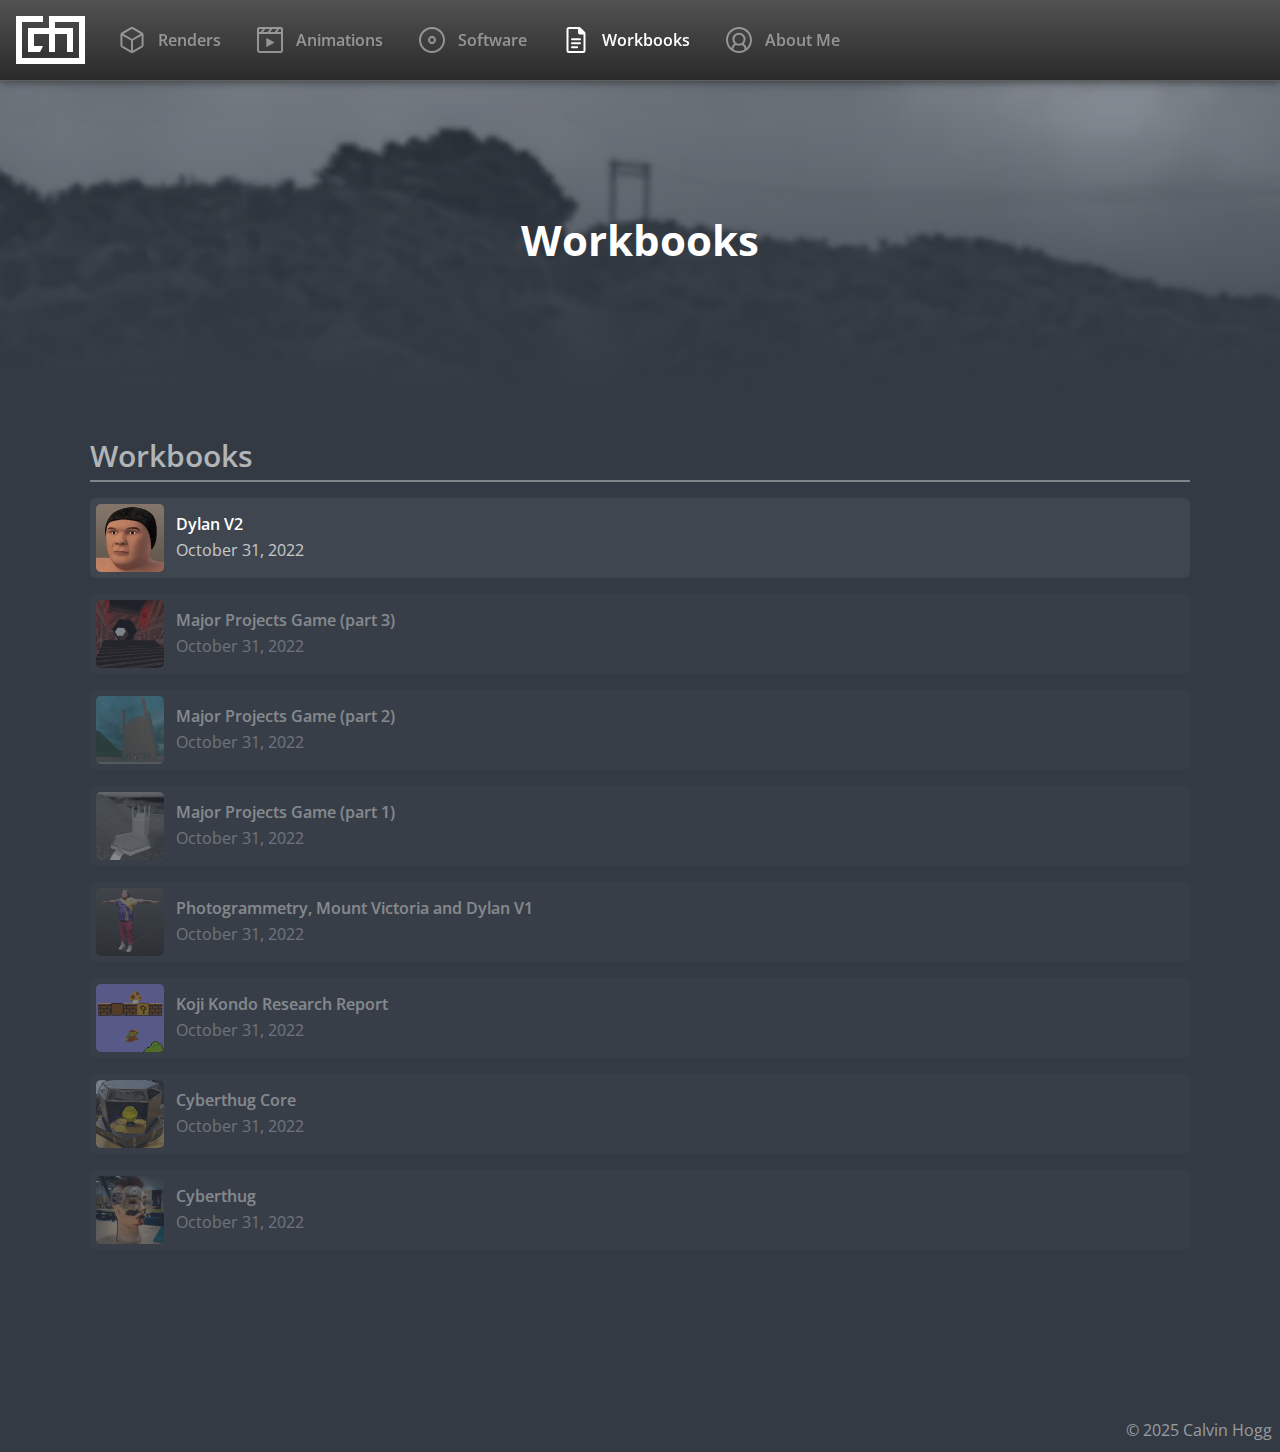
<file: workbooks.html>
<!DOCTYPE html>
<html lang="en">
    <head>
        <title>CALVIN HOGG > Workbooks</title>
        <meta charset="utf-8">
        <meta name="viewport" content="width=device-width, initial-scale=1">
		<meta name="description" content="Portfolio website for Calvin Hogg, digital media bachelor graduate with a passion for 3D animation.">
        <link rel="stylesheet" href="styles/main.css">
        <link rel="stylesheet" href="styles/navbar.css">
        <link rel="stylesheet" href="styles/modal.css">
        <link rel="stylesheet" href="styles/display.css">
        <link rel="stylesheet" href="styles/display-navbar.css">
		<link rel="stylesheet" href="styles/display-modal.css">
        <link rel="stylesheet" href="styles/new.css">
		<link rel="icon" type="image/x-icon" href="assets/favicon.png">
    </head>
    <body>

		<nav id="navbar">
			<img id="logo" src="assets/icons/calvin.svg"/>
			<a class="navbar-page" href="renders.html">
				<img class="navbar-page-image" src="assets/icons/renders.svg"/>
				<p class="navbar-page-text">Renders</p>
			</a>
			<a class="navbar-page" href="animations.html">
				<img class="navbar-page-image" src="assets/icons/animations.svg"/>
				<p class="navbar-page-text">Animations</p>
			</a>
			<a class="navbar-page" href="software.html">
				<img class="navbar-page-image" src="assets/icons/software.svg"/>
				<p class="navbar-page-text">Software</p>
			</a>
			<a class="navbar-pageCurrent" href="workbooks.html">
				<img class="navbar-page-image" src="assets/icons/workbooks.svg"/>
				<p class="navbar-page-text">Workbooks</p>
			</a>
			<a class="navbar-page" href="about.html">
				<img class="navbar-page-image" src="assets/icons/about.svg"/>
				<p class="navbar-page-text">About Me</p>
			</a>
			<div id="menuButton" onclick="toggleMenu()">
				<img id="menuButton-image" src="assets/icons/menu.svg"/>
			</div>
			<div id="navbar-divider"></div>
        </nav>

		<div id="menu">
			<a class="menu-page" href="renders.html">
				<img class="menu-page-image" src="assets/icons/renders.svg"/>
				<p class="menu-page-text">Renders</p>
			</a>
			<div class="menu-divider"></div>
			<a class="menu-page" href="animations.html">
				<img class="menu-page-image" src="assets/icons/animations.svg"/>
				<p class="menu-page-text">Animations</p>
			</a>
			<div class="menu-divider"></div>
			<a class="menu-page" href="software.html">
				<img class="menu-page-image" src="assets/icons/software.svg"/>
				<p class="menu-page-text">Software</p>
			</a>
			<div class="menu-divider"></div>
			<a class="menu-pageCurrent" href="workbooks.html">
				<img class="menu-page-image" src="assets/icons/workbooks.svg"/>
				<p class="menu-page-text">Workbooks</p>
			</a>
			<div class="menu-divider"></div>
			<a class="menu-page" href="about.html">
				<img class="menu-page-image" src="assets/icons/about.svg"/>
				<p class="menu-page-text">About Me</p>
			</a>
		</div>

		<div id="content" onclick="hideMenu()">

			<div class="banner" style="background-image: url('assets/images/banner.webp');">
	            <div class="banner-gradient">
					<div style="margin: auto;">
						<p class="banner-title">Workbooks</p>
					</div>
	            </div>
	        </div>

			<section class="section-top section-bottom">
	            <div class="container">
	                <p class="section-title">Workbooks</p>
					<div class="divider"></div>
					<div class="gridWorkbook">

						<a href="workbooks/dylan-v2.html">
							<div class="workbook">
								<img style="border-radius: 0.3rem;" src="assets/images/workbooks/dylan-v2.webp" />
								<div style="margin-top: auto; margin-bottom: auto; margin-left: 0.75rem;">
									<p class="workbook-title">Dylan V2</p>
									<p class="workbook-subtitle">October 31, 2022</p>
								</div>
							</div>
						</a>

						<a class="disabled" href="workbooks/dylan-v2.html">
							<div class="workbook">
								<img style="border-radius: 0.3rem;" src="assets/images/workbooks/001.png" />
								<div style="margin-top: auto; margin-bottom: auto; margin-left: 0.75rem;">
									<p class="workbook-title">Major Projects Game (part 3)</p>
									<p class="workbook-subtitle">October 31, 2022</p>
								</div>
							</div>
						</a>

						<a class="disabled" href="workbooks/dylan-v2.html">
							<div class="workbook">
								<img style="border-radius: 0.3rem;" src="assets/images/workbooks/004.png" />
								<div style="margin-top: auto; margin-bottom: auto; margin-left: 0.75rem;">
									<p class="workbook-title">Major Projects Game (part 2)</p>
									<p class="workbook-subtitle">October 31, 2022</p>
								</div>
							</div>
						</a>

						<a class="disabled" href="workbooks/dylan-v2.html">
							<div class="workbook">
								<img style="border-radius: 0.3rem;" src="assets/images/workbooks/007.png" />
								<div style="margin-top: auto; margin-bottom: auto; margin-left: 0.75rem;">
									<p class="workbook-title">Major Projects Game (part 1)</p>
									<p class="workbook-subtitle">October 31, 2022</p>
								</div>
							</div>
						</a>

						<a class="disabled" href="workbooks/dylan-v2.html">
							<div class="workbook">
								<img style="border-radius: 0.3rem;" src="assets/images/workbooks/002.png" />
								<div style="margin-top: auto; margin-bottom: auto; margin-left: 0.75rem;">
									<p class="workbook-title">Photogrammetry, Mount Victoria and Dylan V1</p>
									<p class="workbook-subtitle">October 31, 2022</p>
								</div>
							</div>
						</a>

						<a class="disabled" href="workbooks/dylan-v2.html">
							<div class="workbook">
								<img style="border-radius: 0.3rem;" src="assets/images/workbooks/005.png" />
								<div style="margin-top: auto; margin-bottom: auto; margin-left: 0.75rem;">
									<p class="workbook-title">Koji Kondo Research Report</p>
									<p class="workbook-subtitle">October 31, 2022</p>
								</div>
							</div>
						</a>

						<a class="disabled" href="workbooks/dylan-v2.html">
							<div class="workbook">
								<img style="border-radius: 0.3rem;" src="assets/images/workbooks/003.png" />
								<div style="margin-top: auto; margin-bottom: auto; margin-left: 0.75rem;">
									<p class="workbook-title">Cyberthug Core</p>
									<p class="workbook-subtitle">October 31, 2022</p>
								</div>
							</div>
						</a>

						<a class="disabled" href="workbooks/dylan-v2.html">
							<div class="workbook">
								<img style="border-radius: 0.3rem;" src="assets/images/workbooks/006.png" />
								<div style="margin-top: auto; margin-bottom: auto; margin-left: 0.75rem;">
									<p class="workbook-title">Cyberthug</p>
									<p class="workbook-subtitle">October 31, 2022</p>
								</div>
							</div>
						</a>

	                </div>
	            </div>
	        </section>

	        <div class="footer">
	            <p class="footer-text">&copy; 2025 Calvin Hogg</p>
	        </div>

		</div>

		<script src="scripts/jquery-3.7.1.min.js"></script>
		<script src="scripts/bootstrap.bundle.min.js"></script>
		<script src="scripts/main.js"></script>

    </body>
</html>
</file>
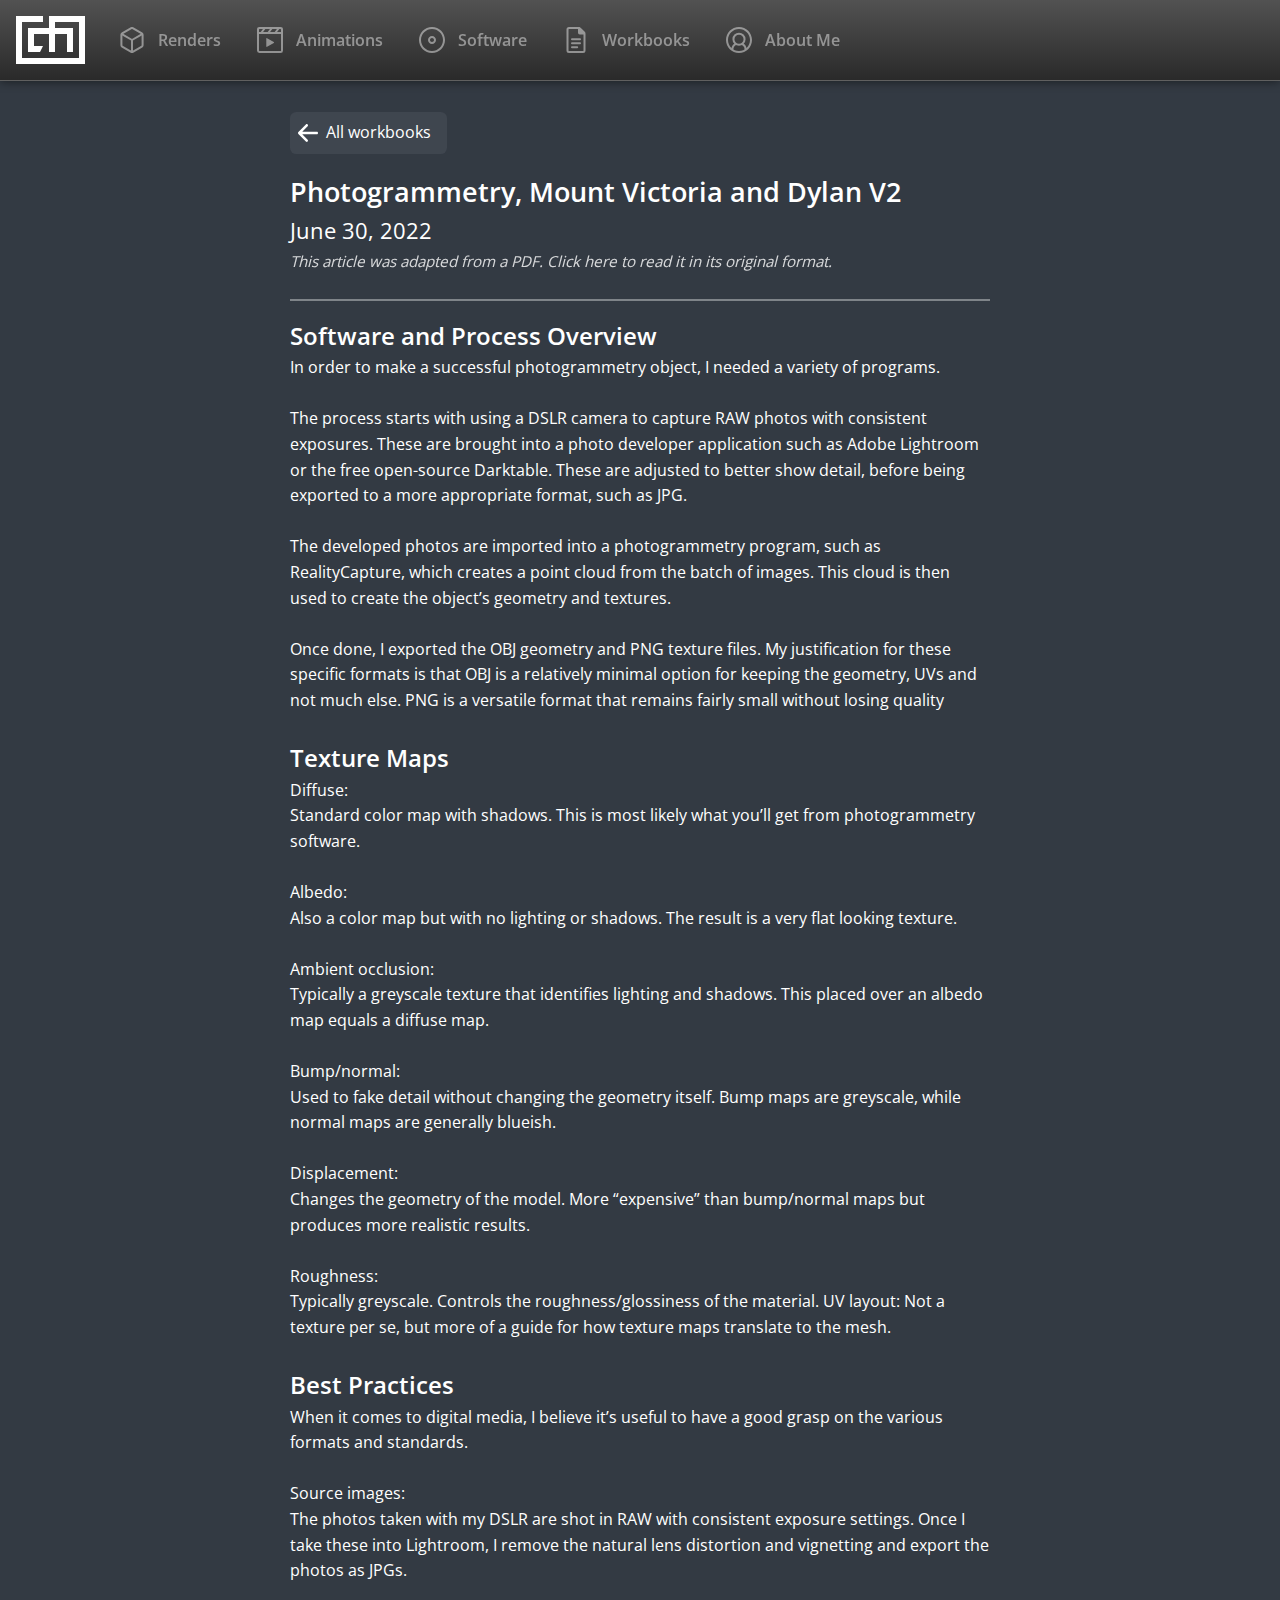
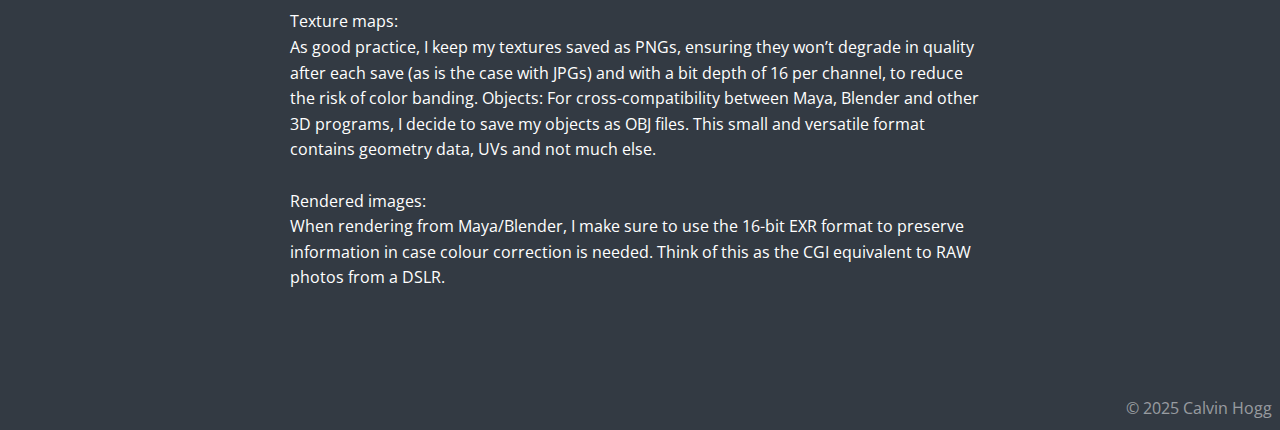
<file: workbooks/dylan-v2.html>
<!DOCTYPE html>
<html lang="en">
    <head>
        <title>Dylan V2</title>
        <meta charset="utf-8">
        <meta name="viewport" content="width=device-width, initial-scale=1">
		<meta name="description" content="Portfolio website for Calvin Hogg, digital media bachelor graduate with a passion for 3D animation.">
        <link rel="stylesheet" href="../styles/main.css">
        <link rel="stylesheet" href="../styles/navbar.css">
        <link rel="stylesheet" href="../styles/modal.css">
        <link rel="stylesheet" href="../styles/display.css">
        <link rel="stylesheet" href="../styles/display-navbar.css">
		<link rel="stylesheet" href="../styles/display-modal.css">
        <link rel="stylesheet" href="../styles/new.css">
		<link rel="icon" type="image/x-icon" href="assets/favicon.png">
    </head>
    <body>

		<nav id="navbar">
			<img id="logo" src="../assets/icons/calvin.svg"/>
			<a class="navbar-page" href="../renders.html">
				<img class="navbar-page-image" src="../assets/icons/renders.svg"/>
				<p class="navbar-page-text">Renders</p>
			</a>
			<a class="navbar-page" href="../animations.html">
				<img class="navbar-page-image" src="../assets/icons/animations.svg"/>
				<p class="navbar-page-text">Animations</p>
			</a>
			<a class="navbar-page" href="../software.html">
				<img class="navbar-page-image" src="../assets/icons/software.svg"/>
				<p class="navbar-page-text">Software</p>
			</a>
			<a class="navbar-page" href="../workbooks.html">
				<img class="navbar-page-image" src="../assets/icons/workbooks.svg"/>
				<p class="navbar-page-text">Workbooks</p>
			</a>
			<a class="navbar-page" href="../about.html">
				<img class="navbar-page-image" src="../assets/icons/about.svg"/>
				<p class="navbar-page-text">About Me</p>
			</a>
			<div id="menuButton" onclick="toggleMenu()">
				<img id="menuButton-image" src="../assets/icons/menu.svg"/>
			</div>
			<div id="navbar-divider"></div>
        </nav>

		<div id="menu">
			<a class="menu-page" href="../renders.html">
				<img class="menu-page-image" src="../assets/icons/renders.svg"/>
				<p class="menu-page-text">Renders</p>
			</a>
			<div class="menu-divider"></div>
			<a class="menu-page" href="../animations.html">
				<img class="menu-page-image" src="../assets/icons/animations.svg"/>
				<p class="menu-page-text">Animations</p>
			</a>
			<div class="menu-divider"></div>
			<a class="menu-page" href="../software.html">
				<img class="menu-page-image" src="../assets/icons/software.svg"/>
				<p class="menu-page-text">Software</p>
			</a>
			<div class="menu-divider"></div>
			<a class="menu-page" href="../workbooks.html">
				<img class="menu-page-image" src="../assets/icons/workbooks.svg"/>
				<p class="menu-page-text">Workbooks</p>
			</a>
			<div class="menu-divider"></div>
			<a class="menu-page" href="../about.html">
				<img class="menu-page-image" src="../assets/icons/about.svg"/>
				<p class="menu-page-text">About Me</p>
			</a>
		</div>

		<div id="content" onclick="hideMenu()">

			<section class="section-top">
				<div class="container" style="max-width: 700px;">
					<a href="../workbooks.html">
						<div class="article-backButton">
							<img style="width: 20px; filter: invert();" src="../assets/icons/arrow-left.svg"/>
							<p style="margin-top: auto; margin-bottom: auto; margin-left: 0.5rem; margin-right: 0.5rem;">All workbooks</p>
						</div>
					</a>
					<p class="article-title">Photogrammetry, Mount Victoria and Dylan V2</p>
					<p class="article-date">June 30, 2022</p>
					<p class="article-correction">This article was adapted from a PDF. Click here to read it in its original format.</p>
					<br>
					<div class="divider"></div>
					<p class="article-header">Software and Process Overview</p>
					<p class="article-body">
						In order to make a successful photogrammetry object, I needed a variety of programs.
						<br><br>
						The process starts with using a DSLR camera to capture RAW photos with consistent exposures. These are brought into a photo developer application such as Adobe Lightroom or the free open-source Darktable. These are adjusted to better show detail, before being exported to a more appropriate format, such as JPG.
						<br><br>
						The developed photos are imported into a photogrammetry program, such as RealityCapture, which creates a point cloud from the batch of images. This cloud is then used to create the object’s geometry and textures.
						<br><br>
						Once done, I exported the OBJ geometry and PNG texture files. My justification for these specific formats is that OBJ is a relatively minimal option for keeping the geometry, UVs and not much else. PNG is a versatile format that remains fairly small without losing quality
						<br><br>
					</p>
					<p class="article-header">Texture Maps</p>
					<p class="article-body">
						Diffuse:
						<br>
						Standard color map with shadows. This is most likely what you’ll get from photogrammetry software.
						<br><br>
						Albedo:
						<br>
						Also a color map but with no lighting or shadows. The result is a very flat looking texture.
						<br><br>
						Ambient occlusion:
						<br>
						Typically a greyscale texture that identifies lighting and shadows. This placed over an albedo map equals a diffuse map.
						<br><br>
						Bump/normal:
						<br>
						Used to fake detail without changing the geometry itself. Bump maps are greyscale, while normal maps are generally blueish.
						<br><br>
						Displacement:
						<br>
						Changes the geometry of the model. More “expensive” than bump/normal maps but produces more realistic results.
						<br><br>
						Roughness:
						<br>
						Typically greyscale. Controls the roughness/glossiness of the material. UV layout: Not a texture per se, but more of a guide for how texture maps translate to the mesh.
						<br><br>
					</p>
					<p class="article-header">Best Practices</p>
					<p class="article-body">
						When it comes to digital media, I believe it’s useful to have a good grasp on the various formats and standards.
						<br><br>
						Source images:
						<br>
						The photos taken with my DSLR are shot in RAW with consistent exposure settings. Once I take these into Lightroom, I remove the natural lens distortion and vignetting and export the photos as JPGs.
						<br><br>
						Texture maps:
						<br>
						As good practice, I keep my textures saved as PNGs, ensuring they won’t degrade in quality after each save (as is the case with JPGs) and with a bit depth of 16 per channel, to reduce the risk of color banding. Objects: For cross-compatibility between Maya, Blender and other 3D programs, I decide to save my objects as OBJ files. This small and versatile format contains geometry data, UVs and not much else.
						<br><br>
						Rendered images:
						<br>
						When rendering from Maya/Blender, I make sure to use the 16-bit EXR format to preserve information in case colour correction is needed. Think of this as the CGI equivalent to RAW photos from a DSLR.
						<br><br>
					</p>
			</section>

	        <div class="footer">
	            <p class="footer-text">&copy; 2025 Calvin Hogg</p>
	        </div>

		</div>

		<script src="../scripts/jquery-3.7.1.min.js"></script>
		<script src="../scripts/bootstrap.bundle.min.js"></script>
		<script src="../scripts/main.js"></script>

    </body>
</html>
</file>
<file: styles/main.css>
@charset "UTF-8";

:root {
	--background: #333a43;
	--grey1: #b0b0b0;
	--grey2: #a0a0a0;
	--grey3: #808080;

	--card: #434f60;
	--cardHover: #516075;

	--modal-background: #080808d0;
	--modal-button: #ffffff20;
	--modal-buttonHover: #ffffff40;

	--border-modal: 1px solid #484848;

	--shadow-navbar: 0rem 0.1rem 0.6rem #00000088;
	--shadow-none: 0rem 0.1rem 0.15rem #00000000;
	--shadow-small: 0rem 0.07rem 0.1rem #00000070;
	--shadow-medium: 0rem 0.1rem 0.67rem #000000a0;
	--shadow-large: 0rem 0.13rem 1rem #00000070;

	--regular: 'Open Sans', sans-serif;
	--semibold: 'Open Sans SemiBold', sans-serif;
	--bold: 'Open Sans Bold', sans-serif;
}

/* ---------- Root elements ---------- */

@font-face {
	font-family: "Open Sans";
    src: url('../fonts/OpenSans-Regular.eot');
    src: url('../fonts/OpenSans-Regular.eot?#iefix') format('embedded-opentype'),
        url('../fonts/OpenSans-Regular.woff2') format('woff2'),
        url('../fonts/OpenSans-Regular.woff') format('woff'),
        url('../fonts/OpenSans-Regular.ttf') format('truetype');
	font-display: swap;
}

@font-face {
	font-family: "Open Sans SemiBold";
    src: url('../fonts/OpenSans-SemiBold.eot');
    src: url('../fonts/OpenSans-SemiBold.eot?#iefix') format('embedded-opentype'),
        url('../fonts/OpenSans-SemiBold.woff2') format('woff2'),
        url('../fonts/OpenSans-SemiBold.woff') format('woff'),
        url('../fonts/OpenSans-SemiBold.ttf') format('truetype');
	font-display: swap;
}

@font-face {
	font-family: "Open Sans Bold";
    src: url('../fonts/OpenSans-Bold.eot');
    src: url('../fonts/OpenSans-Bold.eot?#iefix') format('embedded-opentype'),
        url('../fonts/OpenSans-Bold.woff2') format('woff2'),
        url('../fonts/OpenSans-Bold.woff') format('woff'),
        url('../fonts/OpenSans-Bold.ttf') format('truetype');
	font-display: swap;
}

html {
	height: 100%;
}

* {
	font-family: var(--regular);
	color: #ffffff;
	line-height: 1.6;
    box-sizing: border-box;
    text-decoration: none;
	border-style: none;
	outline-style: none;
}

body {
    margin: 0;
    background-color: var(--background);
	background-repeat: no-repeat;
	background-size: cover;
	background-position: center;
	background-attachment: fixed;
    -webkit-text-size-adjust: 100%;
    -webkit-tap-highlight-color: rgba(0, 0, 0, 0);
}

p {
	margin-top: 0;
	margin-bottom: 0;
}

img {
    user-select: none;
    pointer-events: none;
}

section {
	padding-bottom: 4.5rem;
}

input {
	height: 3rem;
}

textarea {
	height: 14rem !important;
	resize: none;
}

::selection {
    background: #ffffff30;
}

#content {
	top: 80px;
	position: relative;
}

.banner {
	width: 100%;
    height: 20rem;
	display: flex;
	flex-direction: column;
	text-align: center;
	background-color: #76818a;
	background-position: center;
	background-repeat: no-repeat;
	background-size: cover;
	background-attachment: fixed;
}

.banner-gradient {
	height: 100%;
	display: flex;
	background: linear-gradient(to bottom, #333a4360, #333a43ff);
}

.banner-title {
	font-size: 42px;
    font-family: var(--bold);
	line-height: 1.45;
}

.banner-subtitle {
	font-size: 16px;
    font-family: var(--semibold);
	color: #ffffffa0;
}

.section-top {
	padding-top: 2rem;
}

.section-bottom {
	padding-bottom: 10rem;
}

.section-title {
	font-size: 30px;
	font-family: var(--semibold);
	color: #ffffffa0;
}

.divider {
	width: 100%;
	height: 2px;
	margin-bottom: 1rem;
	background-color: #ffffff60;
}

.container,
.containerWorkbook {
	width: 100%;
	margin-left: auto;
	margin-right: auto;
}

.grid {
	display: grid;
	grid-template-columns: repeat(4, minmax(0, 1fr));
	column-gap: 10px;
	row-gap: 10px;
}

.gridWorkbook {
	display: grid;
	grid-template-columns: repeat(1, minmax(0, 1fr));
	row-gap: 16px;
}

.disabled {
	opacity: 40%;
	pointer-events: none;
	user-select: none;
}

.footer {
	display: flex;
}

.footer-text {
	color: #ffffff80;
	margin: 0.5rem;
	margin-left: auto;
}

.card {
	width: 360px;
	height: 240px;
	border-radius: 0.5rem;
    box-shadow: var(--shadow-small);
    background-size: cover;
	user-select: none;
	cursor: pointer;
	transform: scale(1);
	transition: background-color 0.16s ease-out, transform 0.16s ease-out, box-shadow 0.16s ease-out;
	transition-timing-function: cubic-bezier(0.400, 0.000, 1.000, 1.000);
}

.card-glare {
	position: absolute;
	width: 100%;
	height: 100%;
	opacity: 0%;
	border-radius: 0.5rem;
	background-size: cover;
	background-image: url('../assets/images/glare.webp');
	transition: all 0.16s ease-out;
	transition-timing-function: cubic-bezier(0.400, 0.000, 1.000, 1.000);
}

.card-gradient {
	display: flex;
	height: 100%;
	border-radius: 0.5rem;
	background: linear-gradient(to bottom, #00000000 65%, #00000060);
}

.card-text {
	font-size: 15px;
    font-family: var(--semibold);
	line-height: 1.2;
	margin-top: auto;
	margin-left: 0.8rem;
	margin-right: 0.8rem;
	margin-bottom: 0.8rem;
	text-shadow: 0rem 0.5px 1.5px #000000ff;
}

.card:hover {
	z-index: 10;
	transform: scale(1.03);
    box-shadow: var(--shadow-large);
	transition: transform 0.07s ease-out, box-shadow 0.07s ease-out;
}

.card:hover > .card-glare {
	opacity: 70%;
	transition: all 0.07s ease-out;
}








.index-content {
	min-height: 500px;
	height: calc(100vh - 80px);
	display: flex;
}

#profile {
	width: 350px;
	height: 350px;
	border-radius: 100rem;
	background-color: #000000;
	border-style: solid;
	border-width: 2px;
	border-color: #000000;
	margin: auto;
}

.about-overlay {
	display: flex;
	flex-direction: column;
	width: 100%;
	max-width: 510px;
	height: 100%;
	margin: auto;
	padding-top: 64px;
	padding-bottom: 128px;
	padding-left: 32px;
	padding-right: 32px;
}

.about-background {
	width: 100%;
	min-height: calc(100vh - 80px);
	background-attachment: fixed;
	background-position: center;
	background-size: cover;
	background-repeat: no-repeat;
}

.about-photo {
	margin: auto;
	width: 500px;
	height: 500px;
	border-radius: 100rem;
}

.about-grid {
	display: grid;
	grid-template-columns: 1fr 60px 60px;
	column-gap: 12px;
	row-gap: 12px;
}

.about-link {
	display: flex;
	width: 100%;
	height: 60px;
	padding: 14px;
	user-select: none;
	cursor: pointer;
	border-width: 2px;
	border-style: solid;
	border-color: #ffffff;
	border-radius: 12px;
	transition: background-color 0.07s ease-out;
}

.about-link:hover {
	background-color: #ffffff30;
}

.about-link-text {
	margin: auto;
	font-family: var(--semibold);
}













::-webkit-scrollbar {
	background-color: #ffffff30;
	width: 3px;
	height: 3px;
}

::-moz-scrollbar {
	background-color: #ffffff30;
	width: 3px;
	height: 3px;
}

::-webkit-scrollbar-button {
	width: 0px;
	height: 0px;
}

::-webkit-scrollbar-thumb {
	background-color: #ffffff70;
}

::-webkit-scrollbar-track {
}

::-webkit-scrollbar-track-piece {
}

::-webkit-scrollbar-corner {
	width: 0px;
	height: 0px;
}

::-webkit-resizer {
	width: 0px;
	height: 0px;
}
</file>
<file: styles/navbar.css>
@charset "UTF-8";

#navbar {
	display: flex;
	width: 100%;
	height: 80px;
	z-index: 100;
	position: fixed;
	box-shadow: var(--shadow-navbar);
    background: linear-gradient(to bottom, #525252, #2a2a2a);
}

#logo {
	width: 69px;
	height: 48px;
	margin: 16px;
	user-select: none;
}

#menuButton {
	display: none;
	width: 56px;
	height: 56px;
	margin: 12px;
	margin-left: auto;
	padding: 13px;
	cursor: pointer;
	border-radius: 0.5rem;
	transition: background-color 0.05s ease-out;
}

#menuButton:hover {
	background-color: #ffffff30;
}

#menuButton-image {
	width: 30px;
	height: 30px;
	opacity: 50%;
	filter: invert();
	transition: opacity 0.05s ease-out;
}

#menuButton:hover > #menuButton-image {
	opacity: 100%;
}

.navbar-page,
.navbar-pageCurrent {
	display: flex;
	width: auto;
	height: 56px;
	margin-top: 12px;
	margin-bottom: 12px;
	padding: 15px;
	padding-right: 18px;
	padding-left: 18px;
	border-radius: 0.5rem;
	opacity: 45%;
	transition: opacity 0.05s ease-out, background-color 0.05s ease-out;
}

.navbar-pageCurrent {
	pointer-events: none;
    opacity: 100%;
}

.navbar-page:hover {
	opacity: 100%;
	background-color: #ffffff30;
}

.navbar-page-image {
	width: 26px;
	height: 26px;
	filter: invert();
}

.navbar-page-text {
    font-family: var(--semibold);
	line-height: 26px;
	margin-left: 13px;
	color: #ffffff;
	opacity: 100%;
	user-select: none;
}

#navbar-divider {
	position: fixed;
	top: 80px;
	width: 100%;
	height: 1px;
	background-color: #606060;
}




/* ---------- Mobile view ---------- */

#menu {
	background-color: #2d2d2d;
	width: 100%;
	height: 0px;
	top: 80px;
	box-shadow: var(--shadow-none);
	z-index: 50;
	position: fixed;
	overflow: hidden;
	transition: height 0.17s cubic-bezier(.17,.12,.37,.97);
}

.menu-page,
.menu-pageCurrent {
	display: flex;
	padding: 15px;
	height: 60px;
	opacity: 40%;
	background-color: #ffffff00;
	transition: opacity 0.05s ease-out, background-color 0.05s ease-out;
}

.menu-pageCurrent {
	pointer-events: none;
    opacity: 100%;
}

.menu-page:hover {
	opacity: 100%;
	background-color: #d0d0d020;
}

.menu-page-image {
	width: 30px;
	height: 30px;
	filter: invert();
}

.menu-page-text {
    font-family: var(--semibold);
	line-height: 30px;
	margin-left: 12px;
	color: #ffffff;
	opacity: 100%;
	user-select: none;
}

.menu-divider {
	width: auto;
	height: 1px;
	margin-left: 10px;
	margin-right: 10px;
	background-color: #4b4b4b;
}
</file>
<file: styles/modal.css>
@charset "UTF-8";

.modal.show > .modal-dialog {
	opacity: 1;
	transform: scale(1);
	transition-timing-function: cubic-bezier(0, 0, 0, 1);
}

.modal.show > #content {
	user-select: none;
}

.modal-backdrop {
	position: fixed;
	top: 0;
	left: 0;
	z-index: 900;
	width: 100vw;
	height: 100vh;
}

.fade {

}

.fade:not(.show) {
	opacity: 0;
}


.modal {
	overflow-x: scroll;
	transition: opacity 0.25s;
	background-color: var(--modal-background);
	position: fixed;
	top: 0;
	left: 0;
	z-index: 1000;
	display: none;
	width: 100%;
	height: 100%;
	outline-style: none;
	border-style: none;
	overflow-y: auto;
}

.modal-dialog {
	opacity: 0;
	position: relative;
	display: flex;
	align-items: center;
	padding: 10px;
	transform: scale(1.15);
	transition: all 0.25s, margin 0s, width 0s, height 0s, padding 0s;
	transition-timing-function: linear;
}

.standard-dialog {
	width: 1200px;
	margin-top: calc(50vh - 379px);
	margin-left: calc(50vw - 600px);
}

.contact-dialog {
	width: 600px;
	margin-top: calc(50vh - 345px);
	margin-left: calc(50vw - 300px);
}

.modal-content {
	display: flex;
	min-width: 400px;
	width: 100%;
	border-radius: 0.67rem;
	box-shadow: 0rem 0.2rem 3.5rem #000000ff;
}

.modal-container {
	flex-direction: row;
	width: 100%;
	display: flex;
}

.modal-section1 {
	width: 800px;
	background-color: #303030;
	padding: 1rem;
	border-radius: 0.67rem 0 0 0.67rem;
	display: flex;
	flex-direction: column;
	border-top: var(--border-modal);
	border-bottom: var(--border-modal);
	border-left: var(--border-modal);
}

.modal-section2 {
	width: 400px;
	background-color: #404040;
	padding: 1rem;
	padding-right: 0.5rem;
	border-radius: 0 0.67rem 0.67rem 0;
	display: flex;
	flex-direction: column;
	border-top: var(--border-modal);
	border-bottom: var(--border-modal);
	border-right: var(--border-modal);
}

.modal-title {
    font-family: var(--bold);
	font-size: 28px;
}

.modal-subtitle {
	font-size: 15px;
    font-family: var(--semibold);
	color: var(--grey1);
}

.modal-images {
	display: flex;
	flex-direction: column;
	background-color: #141414;
	padding: 4px;
	margin-top: 1.25rem;
	margin-bottom: 4px;
}

.modal-images-feature {
	width: 100%;
	height: auto;
}

.modal-images-gallery {
	display: grid;
	grid-template-columns: repeat(5, 1fr);
	column-gap: 4px;
	margin-top: 4px;
}

.modal-images-gallery-thumbnail {
	object-fit: cover;
	margin: 0px;
	padding: 0px;
	width: 100%;
	height: 100%;
}

.modal-header {
    font-family: var(--bold);
	color: var(--grey2);
}

.modal-label {
    font-family: var(--semibold);
	color: var(--grey2);
}

.modal-description {
	padding-right: 0.5rem;
	overflow-y: auto;
	margin-top: 0.25rem;
	height: 674px;
}

.contact {
	width: 800px;
	background-color: #303030;
	padding: 1rem;
	border-radius: 0.67rem;
	display: flex;
	flex-direction: column;
	border: var(--border-modal);
}

.modal-field {
	width: 100%;
	height: auto;
	margin-top: 8px;
	margin-bottom: 30px;
	background-color: #202020;
	padding: 12px;
	outline-style: none;
	border-style: solid;
	border-width: 2px;
	border-color: #a0a0a000;
	font-size: 15px;
	border-radius: 0.67rem;
	transition: border-color 0.05s ease-out;
}

.modal-field:focus {
	border-color: #a0a0a0ff;
}














.button {
	background-color: var(--modal-button);
	height: 56px;
	font-size: 16px;
	border-radius: 0.5rem;
	margin-top: 0.5rem;
	margin-left: auto;
	padding: 8px;
	padding-left: 10px;
	padding-right: 10px;
    display: flex;
	cursor: pointer;
    user-select: none;
	transition: all 0.05s ease-out;
}

.button:hover {
	background-color: var(--modal-buttonHover);
}

.button-icon {
	width: 40px;
	height: 40px;
	padding: 4px;
    display: flex;
	filter: invert();
}

.button-text {
	margin-top: auto;
	margin-bottom: auto;
	margin-left: 10px;
}

.button-text1 {
	font-family: var(--semibold);
	line-height: 18px;
}

.button-text2 {
	font-size: 14px;
	line-height: 18px;
}
</file>
<file: styles/display.css>
@charset "UTF-8";

@media (max-width: 762px) {
    .container,
	.containerWorkbook {
		width: calc(100% - 32px);
        max-width: 728px;
    }

	.card {
		width: calc(50vw - 20px);
		height: calc((50vw - 20px) / 1.5);
	}

	.grid {
		grid-template-columns: repeat(2, minmax(0, 1fr));
	}
}

@media (min-width: 762.1px) and (max-width: 1132px) {
    .container {
        width: 730px;
    }

	.grid {
		grid-template-columns: repeat(2, minmax(0, 1fr));
	}
}

@media (min-width: 1132.1px) and (max-width: 1502px) {
	.container {
        width: 1100px;
    }

	.grid {
		grid-template-columns: repeat(3, minmax(0, 1fr));
	}
}

@media (min-width: 1502.1px) {
	.container {
        width: 1470px;
    }

	.grid {
		grid-template-columns: repeat(4, minmax(0, 1fr));
	}
}
</file>
<file: styles/display-navbar.css>
@charset "UTF-8";

@media (max-width: 890px) {
	.navbar-page,
	.navbar-pageCurrent {
		display: none;
	}

	#menuButton {
		display: block;
	}
}
</file>
<file: styles/display-modal.css>
@charset "UTF-8";

@media (max-width: 600px) {
	.modal {
		padding-bottom: 7rem !important;
	}

	.modal-dialog {
		width: 100%;
		height: auto;
		margin: 0px;
		margin-top: 0;
	}

	.modal-content {
		flex-direction: column;
	}

	.modal-section1 {
		width: 100%;
		border-radius: 0.67rem 0.67rem 0 0;
		border-top: var(--border-modal);
		border-bottom: 0;
		border-left: var(--border-modal);
		border-right: var(--border-modal);
	}

	.modal-section2 {
		width: 100%;
		border-radius: 0 0 0.67rem 0.67rem;
		border-top: 0;
		border-bottom: var(--border-modal);
		border-left: var(--border-modal);
		border-right: var(--border-modal);
	}

	.modal-description {
		width: 100%;
		overflow-y: auto;
		height: auto;
	}
}

@media (min-width: 600.1px) and (max-width: 1200px) {
	.modal {
		padding-bottom: 7rem !important;
	}

	.standard-dialog {
		width: 600px;
		margin-top: 0;
		margin-left: calc(50vw - 300px);
	}

	.modal-content {
		flex-direction: column;
	}

	.modal-images-feature {
		max-width: 100%;
		height: auto;
	}

	.modal-section1 {
		width: 100%;
		border-radius: 0.67rem 0.67rem 0 0;
		border-top: var(--border-modal);
		border-bottom: 0;
		border-left: var(--border-modal);
		border-right: var(--border-modal);
	}

	.modal-section2 {
		width: 100%;
		border-radius: 0 0 0.67rem 0.67rem;
		border-top: 0;
		border-bottom: var(--border-modal);
		border-left: var(--border-modal);
		border-right: var(--border-modal);
	}

	.modal-description {
		overflow-y: auto;
		height: auto;
	}
}


@media (max-height: 690px) {
	.contact-dialog {
		margin-top: 0;
	}
}

@media (max-height: 758px) {
	.standard-dialog {
		margin-top: 0;
	}
}
</file>
<file: styles/new.css>
@charset "UTF-8";

.workbook {
	background-color: #4b525b80;
	border-radius: 0.4rem;
	padding: 0.4rem;
	display: flex;
	height: 5rem;
}

.workbook:hover {
	background-color: #4b525bff;
}

.workbook-title {
    font-family: var(--semibold);
}

.workbook-subtitle {
	opacity: 70%;
}

.article-backButton {
	background-color: #4b525b80;
	padding: 0.5rem;
	border-radius: 0.4rem;
	display: inline-flex;
	margin-right: auto;
	margin-bottom: 1rem;
}

.article-backButton:hover {
	background-color: #4b525bff;
}

.article-title {
    font-family: var(--semibold);
	font-size: 1.7rem;
}

.article-date {
	font-size: 1.4rem;
}

.article-correction {
	font-size: 0.95rem;
	font-style: italic;
	opacity: 80%;
}

.article-header {
    font-family: var(--semibold);
	font-size: 1.5rem;
}

.article-body {
}
</file>
